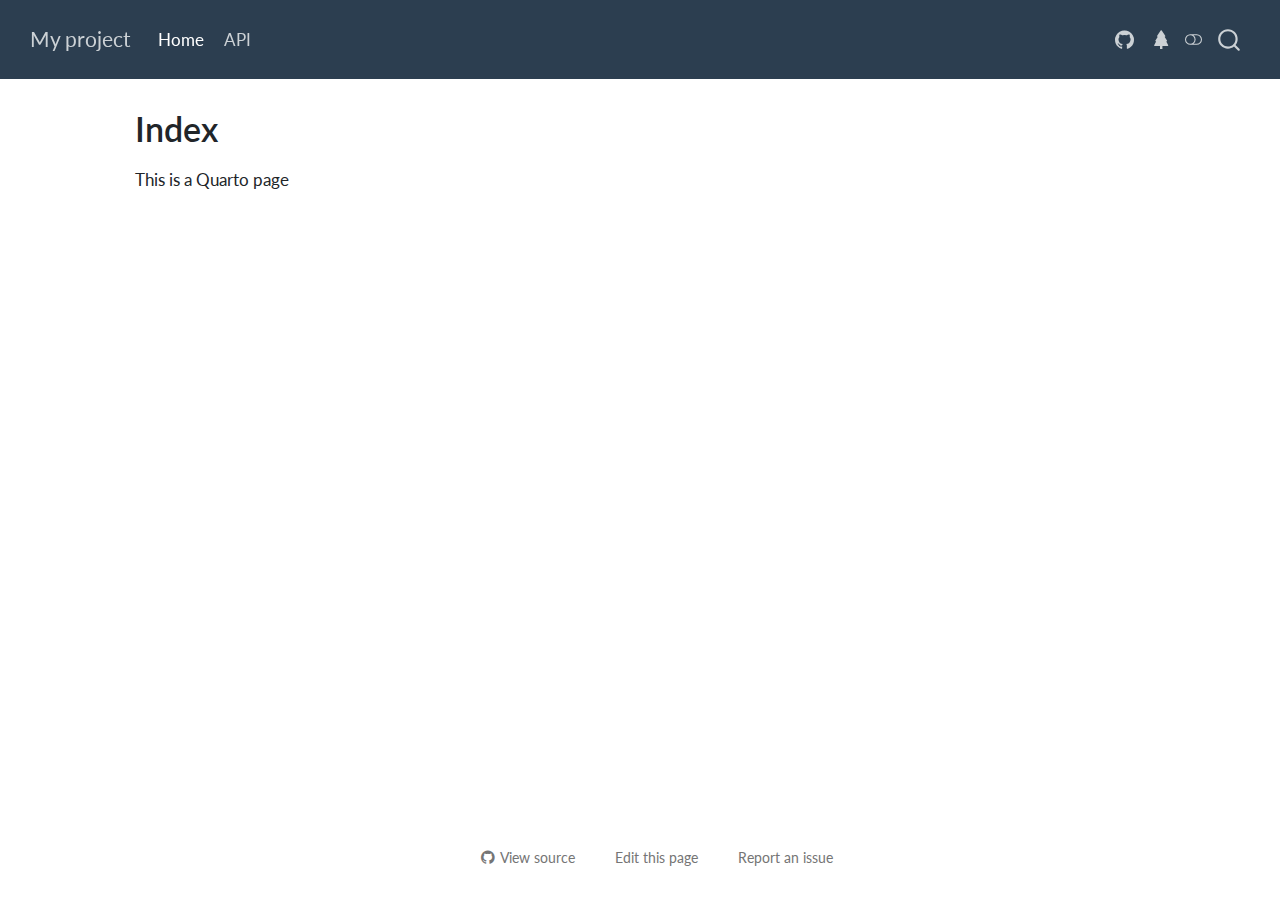
<file: index.html>
<!DOCTYPE html>
<html xmlns="http://www.w3.org/1999/xhtml" lang="en" xml:lang="en"><head>

<meta charset="utf-8">
<meta name="generator" content="quarto-1.4.550">

<meta name="viewport" content="width=device-width, initial-scale=1.0, user-scalable=yes">


<title>My project - Index</title>
<style>
code{white-space: pre-wrap;}
span.smallcaps{font-variant: small-caps;}
div.columns{display: flex; gap: min(4vw, 1.5em);}
div.column{flex: auto; overflow-x: auto;}
div.hanging-indent{margin-left: 1.5em; text-indent: -1.5em;}
ul.task-list{list-style: none;}
ul.task-list li input[type="checkbox"] {
  width: 0.8em;
  margin: 0 0.8em 0.2em -1em; /* quarto-specific, see https://github.com/quarto-dev/quarto-cli/issues/4556 */ 
  vertical-align: middle;
}
</style>


<script src="site_libs/quarto-nav/quarto-nav.js"></script>
<script src="site_libs/quarto-nav/headroom.min.js"></script>
<script src="site_libs/clipboard/clipboard.min.js"></script>
<script src="site_libs/quarto-search/autocomplete.umd.js"></script>
<script src="site_libs/quarto-search/fuse.min.js"></script>
<script src="site_libs/quarto-search/quarto-search.js"></script>
<meta name="quarto:offset" content="./">
<script src="site_libs/quarto-html/quarto.js"></script>
<script src="site_libs/quarto-html/popper.min.js"></script>
<script src="site_libs/quarto-html/tippy.umd.min.js"></script>
<script src="site_libs/quarto-html/anchor.min.js"></script>
<link href="site_libs/quarto-html/tippy.css" rel="stylesheet">
<link href="site_libs/quarto-html/quarto-syntax-highlighting.css" rel="stylesheet" class="quarto-color-scheme" id="quarto-text-highlighting-styles">
<link href="site_libs/quarto-html/quarto-syntax-highlighting-dark.css" rel="prefetch" class="quarto-color-scheme quarto-color-alternate" id="quarto-text-highlighting-styles">
<script src="site_libs/bootstrap/bootstrap.min.js"></script>
<link href="site_libs/bootstrap/bootstrap-icons.css" rel="stylesheet">
<link href="site_libs/bootstrap/bootstrap.min.css" rel="stylesheet" class="quarto-color-scheme" id="quarto-bootstrap" data-mode="light">
<link href="site_libs/bootstrap/bootstrap-dark.min.css" rel="prefetch" class="quarto-color-scheme quarto-color-alternate" id="quarto-bootstrap" data-mode="dark">
<script id="quarto-search-options" type="application/json">{
  "location": "navbar",
  "copy-button": false,
  "collapse-after": 3,
  "panel-placement": "end",
  "type": "overlay",
  "limit": 50,
  "keyboard-shortcut": [
    "f",
    "/",
    "s"
  ],
  "show-item-context": false,
  "language": {
    "search-no-results-text": "No results",
    "search-matching-documents-text": "matching documents",
    "search-copy-link-title": "Copy link to search",
    "search-hide-matches-text": "Hide additional matches",
    "search-more-match-text": "more match in this document",
    "search-more-matches-text": "more matches in this document",
    "search-clear-button-title": "Clear",
    "search-text-placeholder": "",
    "search-detached-cancel-button-title": "Cancel",
    "search-submit-button-title": "Submit",
    "search-label": "Search"
  }
}</script>


<link rel="stylesheet" href="reference/_styles-quartodoc.css">
</head>

<body class="nav-fixed">

<div id="quarto-search-results"></div>
  <header id="quarto-header" class="headroom fixed-top">
    <nav class="navbar navbar-expand-lg " data-bs-theme="dark">
      <div class="navbar-container container-fluid">
      <div class="navbar-brand-container mx-auto">
    <a class="navbar-brand" href="./index.html">
    <span class="navbar-title">My project</span>
    </a>
  </div>
            <div id="quarto-search" class="" title="Search"></div>
          <button class="navbar-toggler" type="button" data-bs-toggle="collapse" data-bs-target="#navbarCollapse" aria-controls="navbarCollapse" aria-expanded="false" aria-label="Toggle navigation" onclick="if (window.quartoToggleHeadroom) { window.quartoToggleHeadroom(); }">
  <span class="navbar-toggler-icon"></span>
</button>
          <div class="collapse navbar-collapse" id="navbarCollapse">
            <ul class="navbar-nav navbar-nav-scroll me-auto">
  <li class="nav-item">
    <a class="nav-link active" href="./index.html" aria-current="page"> 
<span class="menu-text">Home</span></a>
  </li>  
  <li class="nav-item">
    <a class="nav-link" href="./reference/index.html"> 
<span class="menu-text">API</span></a>
  </li>  
</ul>
            <ul class="navbar-nav navbar-nav-scroll ms-auto">
  <li class="nav-item compact">
    <a class="nav-link" href="https://github.com/NW-PaGe/repo-name"> <i class="bi bi-github" role="img" aria-label="GitHub">
</i> 
<span class="menu-text"></span></a>
  </li>  
  <li class="nav-item compact">
    <a class="nav-link" href="https://nwpage.org/"> <i class="bi bi-tree-fill" role="img" aria-label="NW-PaGe">
</i> 
<span class="menu-text"></span></a>
  </li>  
</ul>
          </div> <!-- /navcollapse -->
          <div class="quarto-navbar-tools">
  <a href="" class="quarto-color-scheme-toggle quarto-navigation-tool  px-1" onclick="window.quartoToggleColorScheme(); return false;" title="Toggle dark mode"><i class="bi"></i></a>
</div>
      </div> <!-- /container-fluid -->
    </nav>
</header>
<!-- content -->
<div id="quarto-content" class="quarto-container page-columns page-rows-contents page-layout-article page-navbar">
<!-- sidebar -->
<!-- margin-sidebar -->
    <div id="quarto-margin-sidebar" class="sidebar margin-sidebar">
        
    </div>
<!-- main -->
<main class="content" id="quarto-document-content">

<header id="title-block-header" class="quarto-title-block default">
<div class="quarto-title">
<h1 class="title">Index</h1>
</div>



<div class="quarto-title-meta">

    
  
    
  </div>
  


</header>


<p>This is a Quarto page</p>



</main> <!-- /main -->
<script id="quarto-html-after-body" type="application/javascript">
window.document.addEventListener("DOMContentLoaded", function (event) {
  const toggleBodyColorMode = (bsSheetEl) => {
    const mode = bsSheetEl.getAttribute("data-mode");
    const bodyEl = window.document.querySelector("body");
    if (mode === "dark") {
      bodyEl.classList.add("quarto-dark");
      bodyEl.classList.remove("quarto-light");
    } else {
      bodyEl.classList.add("quarto-light");
      bodyEl.classList.remove("quarto-dark");
    }
  }
  const toggleBodyColorPrimary = () => {
    const bsSheetEl = window.document.querySelector("link#quarto-bootstrap");
    if (bsSheetEl) {
      toggleBodyColorMode(bsSheetEl);
    }
  }
  toggleBodyColorPrimary();  
  const disableStylesheet = (stylesheets) => {
    for (let i=0; i < stylesheets.length; i++) {
      const stylesheet = stylesheets[i];
      stylesheet.rel = 'prefetch';
    }
  }
  const enableStylesheet = (stylesheets) => {
    for (let i=0; i < stylesheets.length; i++) {
      const stylesheet = stylesheets[i];
      stylesheet.rel = 'stylesheet';
    }
  }
  const manageTransitions = (selector, allowTransitions) => {
    const els = window.document.querySelectorAll(selector);
    for (let i=0; i < els.length; i++) {
      const el = els[i];
      if (allowTransitions) {
        el.classList.remove('notransition');
      } else {
        el.classList.add('notransition');
      }
    }
  }
  const toggleGiscusIfUsed = (isAlternate, darkModeDefault) => {
    const baseTheme = document.querySelector('#giscus-base-theme')?.value ?? 'light';
    const alternateTheme = document.querySelector('#giscus-alt-theme')?.value ?? 'dark';
    let newTheme = '';
    if(darkModeDefault) {
      newTheme = isAlternate ? baseTheme : alternateTheme;
    } else {
      newTheme = isAlternate ? alternateTheme : baseTheme;
    }
    const changeGiscusTheme = () => {
      // From: https://github.com/giscus/giscus/issues/336
      const sendMessage = (message) => {
        const iframe = document.querySelector('iframe.giscus-frame');
        if (!iframe) return;
        iframe.contentWindow.postMessage({ giscus: message }, 'https://giscus.app');
      }
      sendMessage({
        setConfig: {
          theme: newTheme
        }
      });
    }
    const isGiscussLoaded = window.document.querySelector('iframe.giscus-frame') !== null;
    if (isGiscussLoaded) {
      changeGiscusTheme();
    }
  }
  const toggleColorMode = (alternate) => {
    // Switch the stylesheets
    const alternateStylesheets = window.document.querySelectorAll('link.quarto-color-scheme.quarto-color-alternate');
    manageTransitions('#quarto-margin-sidebar .nav-link', false);
    if (alternate) {
      enableStylesheet(alternateStylesheets);
      for (const sheetNode of alternateStylesheets) {
        if (sheetNode.id === "quarto-bootstrap") {
          toggleBodyColorMode(sheetNode);
        }
      }
    } else {
      disableStylesheet(alternateStylesheets);
      toggleBodyColorPrimary();
    }
    manageTransitions('#quarto-margin-sidebar .nav-link', true);
    // Switch the toggles
    const toggles = window.document.querySelectorAll('.quarto-color-scheme-toggle');
    for (let i=0; i < toggles.length; i++) {
      const toggle = toggles[i];
      if (toggle) {
        if (alternate) {
          toggle.classList.add("alternate");     
        } else {
          toggle.classList.remove("alternate");
        }
      }
    }
    // Hack to workaround the fact that safari doesn't
    // properly recolor the scrollbar when toggling (#1455)
    if (navigator.userAgent.indexOf('Safari') > 0 && navigator.userAgent.indexOf('Chrome') == -1) {
      manageTransitions("body", false);
      window.scrollTo(0, 1);
      setTimeout(() => {
        window.scrollTo(0, 0);
        manageTransitions("body", true);
      }, 40);  
    }
  }
  const isFileUrl = () => { 
    return window.location.protocol === 'file:';
  }
  const hasAlternateSentinel = () => {  
    let styleSentinel = getColorSchemeSentinel();
    if (styleSentinel !== null) {
      return styleSentinel === "alternate";
    } else {
      return false;
    }
  }
  const setStyleSentinel = (alternate) => {
    const value = alternate ? "alternate" : "default";
    if (!isFileUrl()) {
      window.localStorage.setItem("quarto-color-scheme", value);
    } else {
      localAlternateSentinel = value;
    }
  }
  const getColorSchemeSentinel = () => {
    if (!isFileUrl()) {
      const storageValue = window.localStorage.getItem("quarto-color-scheme");
      return storageValue != null ? storageValue : localAlternateSentinel;
    } else {
      return localAlternateSentinel;
    }
  }
  const darkModeDefault = false;
  let localAlternateSentinel = darkModeDefault ? 'alternate' : 'default';
  // Dark / light mode switch
  window.quartoToggleColorScheme = () => {
    // Read the current dark / light value 
    let toAlternate = !hasAlternateSentinel();
    toggleColorMode(toAlternate);
    setStyleSentinel(toAlternate);
    toggleGiscusIfUsed(toAlternate, darkModeDefault);
  };
  // Ensure there is a toggle, if there isn't float one in the top right
  if (window.document.querySelector('.quarto-color-scheme-toggle') === null) {
    const a = window.document.createElement('a');
    a.classList.add('top-right');
    a.classList.add('quarto-color-scheme-toggle');
    a.href = "";
    a.onclick = function() { try { window.quartoToggleColorScheme(); } catch {} return false; };
    const i = window.document.createElement("i");
    i.classList.add('bi');
    a.appendChild(i);
    window.document.body.appendChild(a);
  }
  // Switch to dark mode if need be
  if (hasAlternateSentinel()) {
    toggleColorMode(true);
  } else {
    toggleColorMode(false);
  }
  const icon = "";
  const anchorJS = new window.AnchorJS();
  anchorJS.options = {
    placement: 'right',
    icon: icon
  };
  anchorJS.add('.anchored');
  const isCodeAnnotation = (el) => {
    for (const clz of el.classList) {
      if (clz.startsWith('code-annotation-')) {                     
        return true;
      }
    }
    return false;
  }
  const clipboard = new window.ClipboardJS('.code-copy-button', {
    text: function(trigger) {
      const codeEl = trigger.previousElementSibling.cloneNode(true);
      for (const childEl of codeEl.children) {
        if (isCodeAnnotation(childEl)) {
          childEl.remove();
        }
      }
      return codeEl.innerText;
    }
  });
  clipboard.on('success', function(e) {
    // button target
    const button = e.trigger;
    // don't keep focus
    button.blur();
    // flash "checked"
    button.classList.add('code-copy-button-checked');
    var currentTitle = button.getAttribute("title");
    button.setAttribute("title", "Copied!");
    let tooltip;
    if (window.bootstrap) {
      button.setAttribute("data-bs-toggle", "tooltip");
      button.setAttribute("data-bs-placement", "left");
      button.setAttribute("data-bs-title", "Copied!");
      tooltip = new bootstrap.Tooltip(button, 
        { trigger: "manual", 
          customClass: "code-copy-button-tooltip",
          offset: [0, -8]});
      tooltip.show();    
    }
    setTimeout(function() {
      if (tooltip) {
        tooltip.hide();
        button.removeAttribute("data-bs-title");
        button.removeAttribute("data-bs-toggle");
        button.removeAttribute("data-bs-placement");
      }
      button.setAttribute("title", currentTitle);
      button.classList.remove('code-copy-button-checked');
    }, 1000);
    // clear code selection
    e.clearSelection();
  });
  function tippyHover(el, contentFn, onTriggerFn, onUntriggerFn) {
    const config = {
      allowHTML: true,
      maxWidth: 500,
      delay: 100,
      arrow: false,
      appendTo: function(el) {
          return el.parentElement;
      },
      interactive: true,
      interactiveBorder: 10,
      theme: 'quarto',
      placement: 'bottom-start',
    };
    if (contentFn) {
      config.content = contentFn;
    }
    if (onTriggerFn) {
      config.onTrigger = onTriggerFn;
    }
    if (onUntriggerFn) {
      config.onUntrigger = onUntriggerFn;
    }
    window.tippy(el, config); 
  }
  const noterefs = window.document.querySelectorAll('a[role="doc-noteref"]');
  for (var i=0; i<noterefs.length; i++) {
    const ref = noterefs[i];
    tippyHover(ref, function() {
      // use id or data attribute instead here
      let href = ref.getAttribute('data-footnote-href') || ref.getAttribute('href');
      try { href = new URL(href).hash; } catch {}
      const id = href.replace(/^#\/?/, "");
      const note = window.document.getElementById(id);
      return note.innerHTML;
    });
  }
  const xrefs = window.document.querySelectorAll('a.quarto-xref');
  const processXRef = (id, note) => {
    // Strip column container classes
    const stripColumnClz = (el) => {
      el.classList.remove("page-full", "page-columns");
      if (el.children) {
        for (const child of el.children) {
          stripColumnClz(child);
        }
      }
    }
    stripColumnClz(note)
    if (id === null || id.startsWith('sec-')) {
      // Special case sections, only their first couple elements
      const container = document.createElement("div");
      if (note.children && note.children.length > 2) {
        container.appendChild(note.children[0].cloneNode(true));
        for (let i = 1; i < note.children.length; i++) {
          const child = note.children[i];
          if (child.tagName === "P" && child.innerText === "") {
            continue;
          } else {
            container.appendChild(child.cloneNode(true));
            break;
          }
        }
        if (window.Quarto?.typesetMath) {
          window.Quarto.typesetMath(container);
        }
        return container.innerHTML
      } else {
        if (window.Quarto?.typesetMath) {
          window.Quarto.typesetMath(note);
        }
        return note.innerHTML;
      }
    } else {
      // Remove any anchor links if they are present
      const anchorLink = note.querySelector('a.anchorjs-link');
      if (anchorLink) {
        anchorLink.remove();
      }
      if (window.Quarto?.typesetMath) {
        window.Quarto.typesetMath(note);
      }
      // TODO in 1.5, we should make sure this works without a callout special case
      if (note.classList.contains("callout")) {
        return note.outerHTML;
      } else {
        return note.innerHTML;
      }
    }
  }
  for (var i=0; i<xrefs.length; i++) {
    const xref = xrefs[i];
    tippyHover(xref, undefined, function(instance) {
      instance.disable();
      let url = xref.getAttribute('href');
      let hash = undefined; 
      if (url.startsWith('#')) {
        hash = url;
      } else {
        try { hash = new URL(url).hash; } catch {}
      }
      if (hash) {
        const id = hash.replace(/^#\/?/, "");
        const note = window.document.getElementById(id);
        if (note !== null) {
          try {
            const html = processXRef(id, note.cloneNode(true));
            instance.setContent(html);
          } finally {
            instance.enable();
            instance.show();
          }
        } else {
          // See if we can fetch this
          fetch(url.split('#')[0])
          .then(res => res.text())
          .then(html => {
            const parser = new DOMParser();
            const htmlDoc = parser.parseFromString(html, "text/html");
            const note = htmlDoc.getElementById(id);
            if (note !== null) {
              const html = processXRef(id, note);
              instance.setContent(html);
            } 
          }).finally(() => {
            instance.enable();
            instance.show();
          });
        }
      } else {
        // See if we can fetch a full url (with no hash to target)
        // This is a special case and we should probably do some content thinning / targeting
        fetch(url)
        .then(res => res.text())
        .then(html => {
          const parser = new DOMParser();
          const htmlDoc = parser.parseFromString(html, "text/html");
          const note = htmlDoc.querySelector('main.content');
          if (note !== null) {
            // This should only happen for chapter cross references
            // (since there is no id in the URL)
            // remove the first header
            if (note.children.length > 0 && note.children[0].tagName === "HEADER") {
              note.children[0].remove();
            }
            const html = processXRef(null, note);
            instance.setContent(html);
          } 
        }).finally(() => {
          instance.enable();
          instance.show();
        });
      }
    }, function(instance) {
    });
  }
      let selectedAnnoteEl;
      const selectorForAnnotation = ( cell, annotation) => {
        let cellAttr = 'data-code-cell="' + cell + '"';
        let lineAttr = 'data-code-annotation="' +  annotation + '"';
        const selector = 'span[' + cellAttr + '][' + lineAttr + ']';
        return selector;
      }
      const selectCodeLines = (annoteEl) => {
        const doc = window.document;
        const targetCell = annoteEl.getAttribute("data-target-cell");
        const targetAnnotation = annoteEl.getAttribute("data-target-annotation");
        const annoteSpan = window.document.querySelector(selectorForAnnotation(targetCell, targetAnnotation));
        const lines = annoteSpan.getAttribute("data-code-lines").split(",");
        const lineIds = lines.map((line) => {
          return targetCell + "-" + line;
        })
        let top = null;
        let height = null;
        let parent = null;
        if (lineIds.length > 0) {
            //compute the position of the single el (top and bottom and make a div)
            const el = window.document.getElementById(lineIds[0]);
            top = el.offsetTop;
            height = el.offsetHeight;
            parent = el.parentElement.parentElement;
          if (lineIds.length > 1) {
            const lastEl = window.document.getElementById(lineIds[lineIds.length - 1]);
            const bottom = lastEl.offsetTop + lastEl.offsetHeight;
            height = bottom - top;
          }
          if (top !== null && height !== null && parent !== null) {
            // cook up a div (if necessary) and position it 
            let div = window.document.getElementById("code-annotation-line-highlight");
            if (div === null) {
              div = window.document.createElement("div");
              div.setAttribute("id", "code-annotation-line-highlight");
              div.style.position = 'absolute';
              parent.appendChild(div);
            }
            div.style.top = top - 2 + "px";
            div.style.height = height + 4 + "px";
            div.style.left = 0;
            let gutterDiv = window.document.getElementById("code-annotation-line-highlight-gutter");
            if (gutterDiv === null) {
              gutterDiv = window.document.createElement("div");
              gutterDiv.setAttribute("id", "code-annotation-line-highlight-gutter");
              gutterDiv.style.position = 'absolute';
              const codeCell = window.document.getElementById(targetCell);
              const gutter = codeCell.querySelector('.code-annotation-gutter');
              gutter.appendChild(gutterDiv);
            }
            gutterDiv.style.top = top - 2 + "px";
            gutterDiv.style.height = height + 4 + "px";
          }
          selectedAnnoteEl = annoteEl;
        }
      };
      const unselectCodeLines = () => {
        const elementsIds = ["code-annotation-line-highlight", "code-annotation-line-highlight-gutter"];
        elementsIds.forEach((elId) => {
          const div = window.document.getElementById(elId);
          if (div) {
            div.remove();
          }
        });
        selectedAnnoteEl = undefined;
      };
        // Handle positioning of the toggle
    window.addEventListener(
      "resize",
      throttle(() => {
        elRect = undefined;
        if (selectedAnnoteEl) {
          selectCodeLines(selectedAnnoteEl);
        }
      }, 10)
    );
    function throttle(fn, ms) {
    let throttle = false;
    let timer;
      return (...args) => {
        if(!throttle) { // first call gets through
            fn.apply(this, args);
            throttle = true;
        } else { // all the others get throttled
            if(timer) clearTimeout(timer); // cancel #2
            timer = setTimeout(() => {
              fn.apply(this, args);
              timer = throttle = false;
            }, ms);
        }
      };
    }
      // Attach click handler to the DT
      const annoteDls = window.document.querySelectorAll('dt[data-target-cell]');
      for (const annoteDlNode of annoteDls) {
        annoteDlNode.addEventListener('click', (event) => {
          const clickedEl = event.target;
          if (clickedEl !== selectedAnnoteEl) {
            unselectCodeLines();
            const activeEl = window.document.querySelector('dt[data-target-cell].code-annotation-active');
            if (activeEl) {
              activeEl.classList.remove('code-annotation-active');
            }
            selectCodeLines(clickedEl);
            clickedEl.classList.add('code-annotation-active');
          } else {
            // Unselect the line
            unselectCodeLines();
            clickedEl.classList.remove('code-annotation-active');
          }
        });
      }
  const findCites = (el) => {
    const parentEl = el.parentElement;
    if (parentEl) {
      const cites = parentEl.dataset.cites;
      if (cites) {
        return {
          el,
          cites: cites.split(' ')
        };
      } else {
        return findCites(el.parentElement)
      }
    } else {
      return undefined;
    }
  };
  var bibliorefs = window.document.querySelectorAll('a[role="doc-biblioref"]');
  for (var i=0; i<bibliorefs.length; i++) {
    const ref = bibliorefs[i];
    const citeInfo = findCites(ref);
    if (citeInfo) {
      tippyHover(citeInfo.el, function() {
        var popup = window.document.createElement('div');
        citeInfo.cites.forEach(function(cite) {
          var citeDiv = window.document.createElement('div');
          citeDiv.classList.add('hanging-indent');
          citeDiv.classList.add('csl-entry');
          var biblioDiv = window.document.getElementById('ref-' + cite);
          if (biblioDiv) {
            citeDiv.innerHTML = biblioDiv.innerHTML;
          }
          popup.appendChild(citeDiv);
        });
        return popup.innerHTML;
      });
    }
  }
});
</script>
</div> <!-- /content -->




<footer class="footer"><div class="nav-footer"><div class="nav-footer-center"><div class="toc-actions"><ul><li><a href="https://github.com/NW-PaGe/repo-name/blob/main/index.qmd" class="toc-action"><i class="bi bi-github"></i>View source</a></li><li><a href="https://github.com/NW-PaGe/repo-name/edit/main/index.qmd" class="toc-action"><i class="bi empty"></i>Edit this page</a></li><li><a href="https://github.com/NW-PaGe/repo-name/issues/new" class="toc-action"><i class="bi empty"></i>Report an issue</a></li></ul></div></div></div></footer></body></html>
</file>
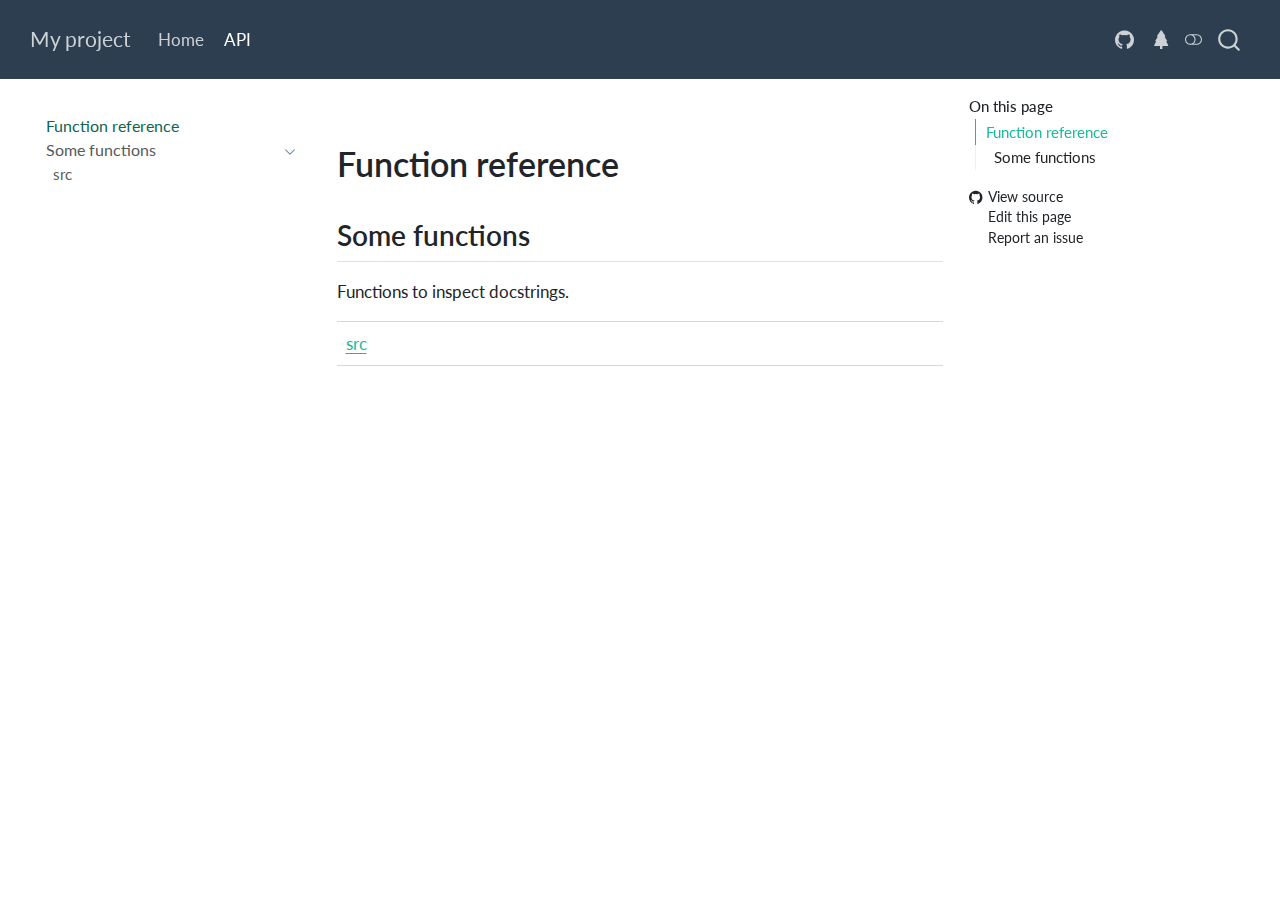
<file: reference/index.html>
<!DOCTYPE html>
<html xmlns="http://www.w3.org/1999/xhtml" lang="en" xml:lang="en"><head>

<meta charset="utf-8">
<meta name="generator" content="quarto-1.4.550">

<meta name="viewport" content="width=device-width, initial-scale=1.0, user-scalable=yes">


<title>My project</title>
<style>
code{white-space: pre-wrap;}
span.smallcaps{font-variant: small-caps;}
div.columns{display: flex; gap: min(4vw, 1.5em);}
div.column{flex: auto; overflow-x: auto;}
div.hanging-indent{margin-left: 1.5em; text-indent: -1.5em;}
ul.task-list{list-style: none;}
ul.task-list li input[type="checkbox"] {
  width: 0.8em;
  margin: 0 0.8em 0.2em -1em; /* quarto-specific, see https://github.com/quarto-dev/quarto-cli/issues/4556 */ 
  vertical-align: middle;
}
</style>


<script src="../site_libs/quarto-nav/quarto-nav.js"></script>
<script src="../site_libs/quarto-nav/headroom.min.js"></script>
<script src="../site_libs/clipboard/clipboard.min.js"></script>
<script src="../site_libs/quarto-search/autocomplete.umd.js"></script>
<script src="../site_libs/quarto-search/fuse.min.js"></script>
<script src="../site_libs/quarto-search/quarto-search.js"></script>
<meta name="quarto:offset" content="../">
<script src="../site_libs/quarto-html/quarto.js"></script>
<script src="../site_libs/quarto-html/popper.min.js"></script>
<script src="../site_libs/quarto-html/tippy.umd.min.js"></script>
<script src="../site_libs/quarto-html/anchor.min.js"></script>
<link href="../site_libs/quarto-html/tippy.css" rel="stylesheet">
<link href="../site_libs/quarto-html/quarto-syntax-highlighting.css" rel="stylesheet" class="quarto-color-scheme" id="quarto-text-highlighting-styles">
<link href="../site_libs/quarto-html/quarto-syntax-highlighting-dark.css" rel="prefetch" class="quarto-color-scheme quarto-color-alternate" id="quarto-text-highlighting-styles">
<script src="../site_libs/bootstrap/bootstrap.min.js"></script>
<link href="../site_libs/bootstrap/bootstrap-icons.css" rel="stylesheet">
<link href="../site_libs/bootstrap/bootstrap.min.css" rel="stylesheet" class="quarto-color-scheme" id="quarto-bootstrap" data-mode="light">
<link href="../site_libs/bootstrap/bootstrap-dark.min.css" rel="prefetch" class="quarto-color-scheme quarto-color-alternate" id="quarto-bootstrap" data-mode="dark">
<script id="quarto-search-options" type="application/json">{
  "location": "navbar",
  "copy-button": false,
  "collapse-after": 3,
  "panel-placement": "end",
  "type": "overlay",
  "limit": 50,
  "keyboard-shortcut": [
    "f",
    "/",
    "s"
  ],
  "show-item-context": false,
  "language": {
    "search-no-results-text": "No results",
    "search-matching-documents-text": "matching documents",
    "search-copy-link-title": "Copy link to search",
    "search-hide-matches-text": "Hide additional matches",
    "search-more-match-text": "more match in this document",
    "search-more-matches-text": "more matches in this document",
    "search-clear-button-title": "Clear",
    "search-text-placeholder": "",
    "search-detached-cancel-button-title": "Cancel",
    "search-submit-button-title": "Submit",
    "search-label": "Search"
  }
}</script>


<link rel="stylesheet" href="../reference/_styles-quartodoc.css">
</head>

<body class="nav-sidebar floating nav-fixed">

<div id="quarto-search-results"></div>
  <header id="quarto-header" class="headroom fixed-top">
    <nav class="navbar navbar-expand-lg " data-bs-theme="dark">
      <div class="navbar-container container-fluid">
      <div class="navbar-brand-container mx-auto">
    <a class="navbar-brand" href="../index.html">
    <span class="navbar-title">My project</span>
    </a>
  </div>
            <div id="quarto-search" class="" title="Search"></div>
          <button class="navbar-toggler" type="button" data-bs-toggle="collapse" data-bs-target="#navbarCollapse" aria-controls="navbarCollapse" aria-expanded="false" aria-label="Toggle navigation" onclick="if (window.quartoToggleHeadroom) { window.quartoToggleHeadroom(); }">
  <span class="navbar-toggler-icon"></span>
</button>
          <div class="collapse navbar-collapse" id="navbarCollapse">
            <ul class="navbar-nav navbar-nav-scroll me-auto">
  <li class="nav-item">
    <a class="nav-link" href="../index.html"> 
<span class="menu-text">Home</span></a>
  </li>  
  <li class="nav-item">
    <a class="nav-link active" href="../reference/index.html" aria-current="page"> 
<span class="menu-text">API</span></a>
  </li>  
</ul>
            <ul class="navbar-nav navbar-nav-scroll ms-auto">
  <li class="nav-item compact">
    <a class="nav-link" href="https://github.com/NW-PaGe/repo-name"> <i class="bi bi-github" role="img" aria-label="GitHub">
</i> 
<span class="menu-text"></span></a>
  </li>  
  <li class="nav-item compact">
    <a class="nav-link" href="https://nwpage.org/"> <i class="bi bi-tree-fill" role="img" aria-label="NW-PaGe">
</i> 
<span class="menu-text"></span></a>
  </li>  
</ul>
          </div> <!-- /navcollapse -->
          <div class="quarto-navbar-tools">
  <a href="" class="quarto-color-scheme-toggle quarto-navigation-tool  px-1" onclick="window.quartoToggleColorScheme(); return false;" title="Toggle dark mode"><i class="bi"></i></a>
</div>
      </div> <!-- /container-fluid -->
    </nav>
  <nav class="quarto-secondary-nav">
    <div class="container-fluid d-flex">
      <button type="button" class="quarto-btn-toggle btn" data-bs-toggle="collapse" data-bs-target=".quarto-sidebar-collapse-item" aria-controls="quarto-sidebar" aria-expanded="false" aria-label="Toggle sidebar navigation" onclick="if (window.quartoToggleHeadroom) { window.quartoToggleHeadroom(); }">
        <i class="bi bi-layout-text-sidebar-reverse"></i>
      </button>
        <nav class="quarto-page-breadcrumbs" aria-label="breadcrumb"><ol class="breadcrumb"><li class="breadcrumb-item"><a href="../reference/index.html">Function reference</a></li></ol></nav>
        <a class="flex-grow-1" role="button" data-bs-toggle="collapse" data-bs-target=".quarto-sidebar-collapse-item" aria-controls="quarto-sidebar" aria-expanded="false" aria-label="Toggle sidebar navigation" onclick="if (window.quartoToggleHeadroom) { window.quartoToggleHeadroom(); }">      
        </a>
    </div>
  </nav>
</header>
<!-- content -->
<div id="quarto-content" class="quarto-container page-columns page-rows-contents page-layout-article page-navbar">
<!-- sidebar -->
  <nav id="quarto-sidebar" class="sidebar collapse collapse-horizontal quarto-sidebar-collapse-item sidebar-navigation floating overflow-auto">
    <div class="sidebar-menu-container"> 
    <ul class="list-unstyled mt-1">
        <li class="sidebar-item">
  <div class="sidebar-item-container"> 
  <a href="../reference/index.html" class="sidebar-item-text sidebar-link active">
 <span class="menu-text">Function reference</span></a>
  </div>
</li>
        <li class="sidebar-item sidebar-item-section">
      <div class="sidebar-item-container"> 
            <a class="sidebar-item-text sidebar-link text-start" data-bs-toggle="collapse" data-bs-target="#quarto-sidebar-section-1" aria-expanded="true">
 <span class="menu-text">Some functions</span></a>
          <a class="sidebar-item-toggle text-start" data-bs-toggle="collapse" data-bs-target="#quarto-sidebar-section-1" aria-expanded="true" aria-label="Toggle section">
            <i class="bi bi-chevron-right ms-2"></i>
          </a> 
      </div>
      <ul id="quarto-sidebar-section-1" class="collapse list-unstyled sidebar-section depth1 show">  
          <li class="sidebar-item">
  <div class="sidebar-item-container"> 
  <a href="../reference/src.html" class="sidebar-item-text sidebar-link">
 <span class="menu-text">src</span></a>
  </div>
</li>
      </ul>
  </li>
    </ul>
    </div>
</nav>
<div id="quarto-sidebar-glass" class="quarto-sidebar-collapse-item" data-bs-toggle="collapse" data-bs-target=".quarto-sidebar-collapse-item"></div>
<!-- margin-sidebar -->
    <div id="quarto-margin-sidebar" class="sidebar margin-sidebar">
        <nav id="TOC" role="doc-toc" class="toc-active">
    <h2 id="toc-title">On this page</h2>
   
  <ul>
  <li><a href="#function-reference" id="toc-function-reference" class="nav-link active" data-scroll-target="#function-reference">Function reference</a>
  <ul class="collapse">
  <li><a href="#some-functions" id="toc-some-functions" class="nav-link" data-scroll-target="#some-functions">Some functions</a></li>
  </ul></li>
  </ul>
<div class="toc-actions"><ul><li><a href="https://github.com/NW-PaGe/repo-name/blob/main/reference/index.qmd" class="toc-action"><i class="bi bi-github"></i>View source</a></li><li><a href="https://github.com/NW-PaGe/repo-name/edit/main/reference/index.qmd" class="toc-action"><i class="bi empty"></i>Edit this page</a></li><li><a href="https://github.com/NW-PaGe/repo-name/issues/new" class="toc-action"><i class="bi empty"></i>Report an issue</a></li></ul></div></nav>
    </div>
<!-- main -->
<main class="content" id="quarto-document-content">




<section id="function-reference" class="level1 doc doc-index">
<h1 class="doc doc-index">Function reference</h1>
<section id="some-functions" class="level2">
<h2 class="anchored" data-anchor-id="some-functions">Some functions</h2>
<p>Functions to inspect docstrings.</p>
<table class="table">
<tbody>
<tr class="odd">
<td><a href="../reference/src.html#src">src</a></td>
<td></td>
</tr>
</tbody>
</table>


</section>
</section>

</main> <!-- /main -->
<script id="quarto-html-after-body" type="application/javascript">
window.document.addEventListener("DOMContentLoaded", function (event) {
  const toggleBodyColorMode = (bsSheetEl) => {
    const mode = bsSheetEl.getAttribute("data-mode");
    const bodyEl = window.document.querySelector("body");
    if (mode === "dark") {
      bodyEl.classList.add("quarto-dark");
      bodyEl.classList.remove("quarto-light");
    } else {
      bodyEl.classList.add("quarto-light");
      bodyEl.classList.remove("quarto-dark");
    }
  }
  const toggleBodyColorPrimary = () => {
    const bsSheetEl = window.document.querySelector("link#quarto-bootstrap");
    if (bsSheetEl) {
      toggleBodyColorMode(bsSheetEl);
    }
  }
  toggleBodyColorPrimary();  
  const disableStylesheet = (stylesheets) => {
    for (let i=0; i < stylesheets.length; i++) {
      const stylesheet = stylesheets[i];
      stylesheet.rel = 'prefetch';
    }
  }
  const enableStylesheet = (stylesheets) => {
    for (let i=0; i < stylesheets.length; i++) {
      const stylesheet = stylesheets[i];
      stylesheet.rel = 'stylesheet';
    }
  }
  const manageTransitions = (selector, allowTransitions) => {
    const els = window.document.querySelectorAll(selector);
    for (let i=0; i < els.length; i++) {
      const el = els[i];
      if (allowTransitions) {
        el.classList.remove('notransition');
      } else {
        el.classList.add('notransition');
      }
    }
  }
  const toggleGiscusIfUsed = (isAlternate, darkModeDefault) => {
    const baseTheme = document.querySelector('#giscus-base-theme')?.value ?? 'light';
    const alternateTheme = document.querySelector('#giscus-alt-theme')?.value ?? 'dark';
    let newTheme = '';
    if(darkModeDefault) {
      newTheme = isAlternate ? baseTheme : alternateTheme;
    } else {
      newTheme = isAlternate ? alternateTheme : baseTheme;
    }
    const changeGiscusTheme = () => {
      // From: https://github.com/giscus/giscus/issues/336
      const sendMessage = (message) => {
        const iframe = document.querySelector('iframe.giscus-frame');
        if (!iframe) return;
        iframe.contentWindow.postMessage({ giscus: message }, 'https://giscus.app');
      }
      sendMessage({
        setConfig: {
          theme: newTheme
        }
      });
    }
    const isGiscussLoaded = window.document.querySelector('iframe.giscus-frame') !== null;
    if (isGiscussLoaded) {
      changeGiscusTheme();
    }
  }
  const toggleColorMode = (alternate) => {
    // Switch the stylesheets
    const alternateStylesheets = window.document.querySelectorAll('link.quarto-color-scheme.quarto-color-alternate');
    manageTransitions('#quarto-margin-sidebar .nav-link', false);
    if (alternate) {
      enableStylesheet(alternateStylesheets);
      for (const sheetNode of alternateStylesheets) {
        if (sheetNode.id === "quarto-bootstrap") {
          toggleBodyColorMode(sheetNode);
        }
      }
    } else {
      disableStylesheet(alternateStylesheets);
      toggleBodyColorPrimary();
    }
    manageTransitions('#quarto-margin-sidebar .nav-link', true);
    // Switch the toggles
    const toggles = window.document.querySelectorAll('.quarto-color-scheme-toggle');
    for (let i=0; i < toggles.length; i++) {
      const toggle = toggles[i];
      if (toggle) {
        if (alternate) {
          toggle.classList.add("alternate");     
        } else {
          toggle.classList.remove("alternate");
        }
      }
    }
    // Hack to workaround the fact that safari doesn't
    // properly recolor the scrollbar when toggling (#1455)
    if (navigator.userAgent.indexOf('Safari') > 0 && navigator.userAgent.indexOf('Chrome') == -1) {
      manageTransitions("body", false);
      window.scrollTo(0, 1);
      setTimeout(() => {
        window.scrollTo(0, 0);
        manageTransitions("body", true);
      }, 40);  
    }
  }
  const isFileUrl = () => { 
    return window.location.protocol === 'file:';
  }
  const hasAlternateSentinel = () => {  
    let styleSentinel = getColorSchemeSentinel();
    if (styleSentinel !== null) {
      return styleSentinel === "alternate";
    } else {
      return false;
    }
  }
  const setStyleSentinel = (alternate) => {
    const value = alternate ? "alternate" : "default";
    if (!isFileUrl()) {
      window.localStorage.setItem("quarto-color-scheme", value);
    } else {
      localAlternateSentinel = value;
    }
  }
  const getColorSchemeSentinel = () => {
    if (!isFileUrl()) {
      const storageValue = window.localStorage.getItem("quarto-color-scheme");
      return storageValue != null ? storageValue : localAlternateSentinel;
    } else {
      return localAlternateSentinel;
    }
  }
  const darkModeDefault = false;
  let localAlternateSentinel = darkModeDefault ? 'alternate' : 'default';
  // Dark / light mode switch
  window.quartoToggleColorScheme = () => {
    // Read the current dark / light value 
    let toAlternate = !hasAlternateSentinel();
    toggleColorMode(toAlternate);
    setStyleSentinel(toAlternate);
    toggleGiscusIfUsed(toAlternate, darkModeDefault);
  };
  // Ensure there is a toggle, if there isn't float one in the top right
  if (window.document.querySelector('.quarto-color-scheme-toggle') === null) {
    const a = window.document.createElement('a');
    a.classList.add('top-right');
    a.classList.add('quarto-color-scheme-toggle');
    a.href = "";
    a.onclick = function() { try { window.quartoToggleColorScheme(); } catch {} return false; };
    const i = window.document.createElement("i");
    i.classList.add('bi');
    a.appendChild(i);
    window.document.body.appendChild(a);
  }
  // Switch to dark mode if need be
  if (hasAlternateSentinel()) {
    toggleColorMode(true);
  } else {
    toggleColorMode(false);
  }
  const icon = "";
  const anchorJS = new window.AnchorJS();
  anchorJS.options = {
    placement: 'right',
    icon: icon
  };
  anchorJS.add('.anchored');
  const isCodeAnnotation = (el) => {
    for (const clz of el.classList) {
      if (clz.startsWith('code-annotation-')) {                     
        return true;
      }
    }
    return false;
  }
  const clipboard = new window.ClipboardJS('.code-copy-button', {
    text: function(trigger) {
      const codeEl = trigger.previousElementSibling.cloneNode(true);
      for (const childEl of codeEl.children) {
        if (isCodeAnnotation(childEl)) {
          childEl.remove();
        }
      }
      return codeEl.innerText;
    }
  });
  clipboard.on('success', function(e) {
    // button target
    const button = e.trigger;
    // don't keep focus
    button.blur();
    // flash "checked"
    button.classList.add('code-copy-button-checked');
    var currentTitle = button.getAttribute("title");
    button.setAttribute("title", "Copied!");
    let tooltip;
    if (window.bootstrap) {
      button.setAttribute("data-bs-toggle", "tooltip");
      button.setAttribute("data-bs-placement", "left");
      button.setAttribute("data-bs-title", "Copied!");
      tooltip = new bootstrap.Tooltip(button, 
        { trigger: "manual", 
          customClass: "code-copy-button-tooltip",
          offset: [0, -8]});
      tooltip.show();    
    }
    setTimeout(function() {
      if (tooltip) {
        tooltip.hide();
        button.removeAttribute("data-bs-title");
        button.removeAttribute("data-bs-toggle");
        button.removeAttribute("data-bs-placement");
      }
      button.setAttribute("title", currentTitle);
      button.classList.remove('code-copy-button-checked');
    }, 1000);
    // clear code selection
    e.clearSelection();
  });
  function tippyHover(el, contentFn, onTriggerFn, onUntriggerFn) {
    const config = {
      allowHTML: true,
      maxWidth: 500,
      delay: 100,
      arrow: false,
      appendTo: function(el) {
          return el.parentElement;
      },
      interactive: true,
      interactiveBorder: 10,
      theme: 'quarto',
      placement: 'bottom-start',
    };
    if (contentFn) {
      config.content = contentFn;
    }
    if (onTriggerFn) {
      config.onTrigger = onTriggerFn;
    }
    if (onUntriggerFn) {
      config.onUntrigger = onUntriggerFn;
    }
    window.tippy(el, config); 
  }
  const noterefs = window.document.querySelectorAll('a[role="doc-noteref"]');
  for (var i=0; i<noterefs.length; i++) {
    const ref = noterefs[i];
    tippyHover(ref, function() {
      // use id or data attribute instead here
      let href = ref.getAttribute('data-footnote-href') || ref.getAttribute('href');
      try { href = new URL(href).hash; } catch {}
      const id = href.replace(/^#\/?/, "");
      const note = window.document.getElementById(id);
      return note.innerHTML;
    });
  }
  const xrefs = window.document.querySelectorAll('a.quarto-xref');
  const processXRef = (id, note) => {
    // Strip column container classes
    const stripColumnClz = (el) => {
      el.classList.remove("page-full", "page-columns");
      if (el.children) {
        for (const child of el.children) {
          stripColumnClz(child);
        }
      }
    }
    stripColumnClz(note)
    if (id === null || id.startsWith('sec-')) {
      // Special case sections, only their first couple elements
      const container = document.createElement("div");
      if (note.children && note.children.length > 2) {
        container.appendChild(note.children[0].cloneNode(true));
        for (let i = 1; i < note.children.length; i++) {
          const child = note.children[i];
          if (child.tagName === "P" && child.innerText === "") {
            continue;
          } else {
            container.appendChild(child.cloneNode(true));
            break;
          }
        }
        if (window.Quarto?.typesetMath) {
          window.Quarto.typesetMath(container);
        }
        return container.innerHTML
      } else {
        if (window.Quarto?.typesetMath) {
          window.Quarto.typesetMath(note);
        }
        return note.innerHTML;
      }
    } else {
      // Remove any anchor links if they are present
      const anchorLink = note.querySelector('a.anchorjs-link');
      if (anchorLink) {
        anchorLink.remove();
      }
      if (window.Quarto?.typesetMath) {
        window.Quarto.typesetMath(note);
      }
      // TODO in 1.5, we should make sure this works without a callout special case
      if (note.classList.contains("callout")) {
        return note.outerHTML;
      } else {
        return note.innerHTML;
      }
    }
  }
  for (var i=0; i<xrefs.length; i++) {
    const xref = xrefs[i];
    tippyHover(xref, undefined, function(instance) {
      instance.disable();
      let url = xref.getAttribute('href');
      let hash = undefined; 
      if (url.startsWith('#')) {
        hash = url;
      } else {
        try { hash = new URL(url).hash; } catch {}
      }
      if (hash) {
        const id = hash.replace(/^#\/?/, "");
        const note = window.document.getElementById(id);
        if (note !== null) {
          try {
            const html = processXRef(id, note.cloneNode(true));
            instance.setContent(html);
          } finally {
            instance.enable();
            instance.show();
          }
        } else {
          // See if we can fetch this
          fetch(url.split('#')[0])
          .then(res => res.text())
          .then(html => {
            const parser = new DOMParser();
            const htmlDoc = parser.parseFromString(html, "text/html");
            const note = htmlDoc.getElementById(id);
            if (note !== null) {
              const html = processXRef(id, note);
              instance.setContent(html);
            } 
          }).finally(() => {
            instance.enable();
            instance.show();
          });
        }
      } else {
        // See if we can fetch a full url (with no hash to target)
        // This is a special case and we should probably do some content thinning / targeting
        fetch(url)
        .then(res => res.text())
        .then(html => {
          const parser = new DOMParser();
          const htmlDoc = parser.parseFromString(html, "text/html");
          const note = htmlDoc.querySelector('main.content');
          if (note !== null) {
            // This should only happen for chapter cross references
            // (since there is no id in the URL)
            // remove the first header
            if (note.children.length > 0 && note.children[0].tagName === "HEADER") {
              note.children[0].remove();
            }
            const html = processXRef(null, note);
            instance.setContent(html);
          } 
        }).finally(() => {
          instance.enable();
          instance.show();
        });
      }
    }, function(instance) {
    });
  }
      let selectedAnnoteEl;
      const selectorForAnnotation = ( cell, annotation) => {
        let cellAttr = 'data-code-cell="' + cell + '"';
        let lineAttr = 'data-code-annotation="' +  annotation + '"';
        const selector = 'span[' + cellAttr + '][' + lineAttr + ']';
        return selector;
      }
      const selectCodeLines = (annoteEl) => {
        const doc = window.document;
        const targetCell = annoteEl.getAttribute("data-target-cell");
        const targetAnnotation = annoteEl.getAttribute("data-target-annotation");
        const annoteSpan = window.document.querySelector(selectorForAnnotation(targetCell, targetAnnotation));
        const lines = annoteSpan.getAttribute("data-code-lines").split(",");
        const lineIds = lines.map((line) => {
          return targetCell + "-" + line;
        })
        let top = null;
        let height = null;
        let parent = null;
        if (lineIds.length > 0) {
            //compute the position of the single el (top and bottom and make a div)
            const el = window.document.getElementById(lineIds[0]);
            top = el.offsetTop;
            height = el.offsetHeight;
            parent = el.parentElement.parentElement;
          if (lineIds.length > 1) {
            const lastEl = window.document.getElementById(lineIds[lineIds.length - 1]);
            const bottom = lastEl.offsetTop + lastEl.offsetHeight;
            height = bottom - top;
          }
          if (top !== null && height !== null && parent !== null) {
            // cook up a div (if necessary) and position it 
            let div = window.document.getElementById("code-annotation-line-highlight");
            if (div === null) {
              div = window.document.createElement("div");
              div.setAttribute("id", "code-annotation-line-highlight");
              div.style.position = 'absolute';
              parent.appendChild(div);
            }
            div.style.top = top - 2 + "px";
            div.style.height = height + 4 + "px";
            div.style.left = 0;
            let gutterDiv = window.document.getElementById("code-annotation-line-highlight-gutter");
            if (gutterDiv === null) {
              gutterDiv = window.document.createElement("div");
              gutterDiv.setAttribute("id", "code-annotation-line-highlight-gutter");
              gutterDiv.style.position = 'absolute';
              const codeCell = window.document.getElementById(targetCell);
              const gutter = codeCell.querySelector('.code-annotation-gutter');
              gutter.appendChild(gutterDiv);
            }
            gutterDiv.style.top = top - 2 + "px";
            gutterDiv.style.height = height + 4 + "px";
          }
          selectedAnnoteEl = annoteEl;
        }
      };
      const unselectCodeLines = () => {
        const elementsIds = ["code-annotation-line-highlight", "code-annotation-line-highlight-gutter"];
        elementsIds.forEach((elId) => {
          const div = window.document.getElementById(elId);
          if (div) {
            div.remove();
          }
        });
        selectedAnnoteEl = undefined;
      };
        // Handle positioning of the toggle
    window.addEventListener(
      "resize",
      throttle(() => {
        elRect = undefined;
        if (selectedAnnoteEl) {
          selectCodeLines(selectedAnnoteEl);
        }
      }, 10)
    );
    function throttle(fn, ms) {
    let throttle = false;
    let timer;
      return (...args) => {
        if(!throttle) { // first call gets through
            fn.apply(this, args);
            throttle = true;
        } else { // all the others get throttled
            if(timer) clearTimeout(timer); // cancel #2
            timer = setTimeout(() => {
              fn.apply(this, args);
              timer = throttle = false;
            }, ms);
        }
      };
    }
      // Attach click handler to the DT
      const annoteDls = window.document.querySelectorAll('dt[data-target-cell]');
      for (const annoteDlNode of annoteDls) {
        annoteDlNode.addEventListener('click', (event) => {
          const clickedEl = event.target;
          if (clickedEl !== selectedAnnoteEl) {
            unselectCodeLines();
            const activeEl = window.document.querySelector('dt[data-target-cell].code-annotation-active');
            if (activeEl) {
              activeEl.classList.remove('code-annotation-active');
            }
            selectCodeLines(clickedEl);
            clickedEl.classList.add('code-annotation-active');
          } else {
            // Unselect the line
            unselectCodeLines();
            clickedEl.classList.remove('code-annotation-active');
          }
        });
      }
  const findCites = (el) => {
    const parentEl = el.parentElement;
    if (parentEl) {
      const cites = parentEl.dataset.cites;
      if (cites) {
        return {
          el,
          cites: cites.split(' ')
        };
      } else {
        return findCites(el.parentElement)
      }
    } else {
      return undefined;
    }
  };
  var bibliorefs = window.document.querySelectorAll('a[role="doc-biblioref"]');
  for (var i=0; i<bibliorefs.length; i++) {
    const ref = bibliorefs[i];
    const citeInfo = findCites(ref);
    if (citeInfo) {
      tippyHover(citeInfo.el, function() {
        var popup = window.document.createElement('div');
        citeInfo.cites.forEach(function(cite) {
          var citeDiv = window.document.createElement('div');
          citeDiv.classList.add('hanging-indent');
          citeDiv.classList.add('csl-entry');
          var biblioDiv = window.document.getElementById('ref-' + cite);
          if (biblioDiv) {
            citeDiv.innerHTML = biblioDiv.innerHTML;
          }
          popup.appendChild(citeDiv);
        });
        return popup.innerHTML;
      });
    }
  }
});
</script>
</div> <!-- /content -->




<footer class="footer"><div class="nav-footer"><div class="nav-footer-center"><div class="toc-actions d-sm-block d-md-none"><ul><li><a href="https://github.com/NW-PaGe/repo-name/blob/main/reference/index.qmd" class="toc-action"><i class="bi bi-github"></i>View source</a></li><li><a href="https://github.com/NW-PaGe/repo-name/edit/main/reference/index.qmd" class="toc-action"><i class="bi empty"></i>Edit this page</a></li><li><a href="https://github.com/NW-PaGe/repo-name/issues/new" class="toc-action"><i class="bi empty"></i>Report an issue</a></li></ul></div></div></div></footer></body></html>
</file>
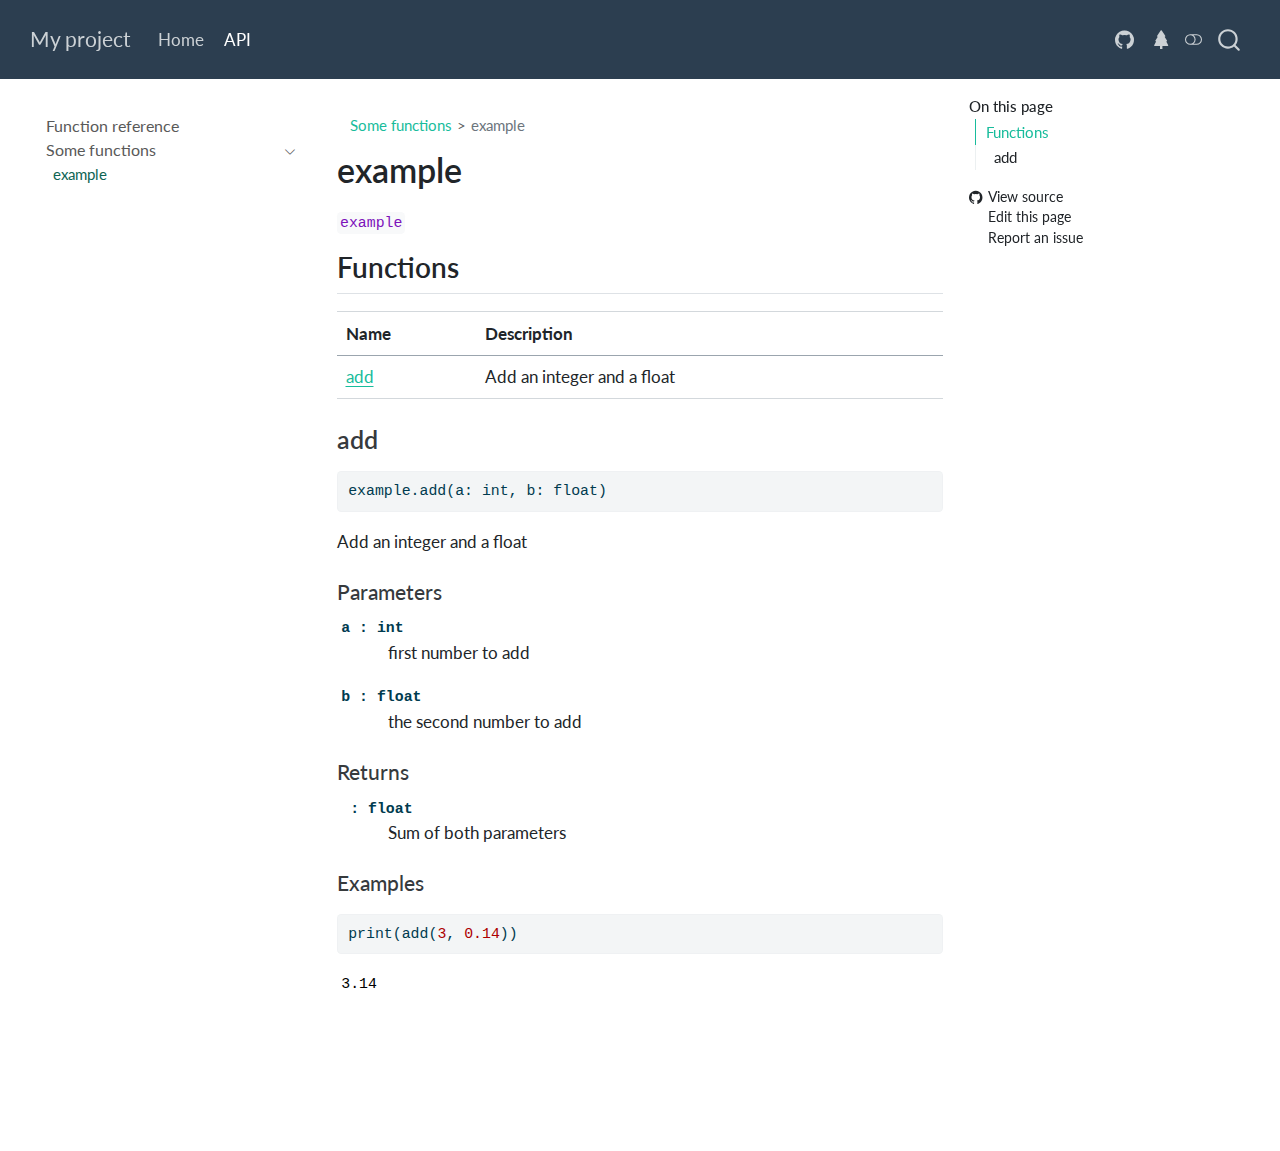
<file: reference/example.html>
<!DOCTYPE html>
<html xmlns="http://www.w3.org/1999/xhtml" lang="en" xml:lang="en"><head>

<meta charset="utf-8">
<meta name="generator" content="quarto-1.5.57">

<meta name="viewport" content="width=device-width, initial-scale=1.0, user-scalable=yes">


<title>example – My project</title>
<style>
code{white-space: pre-wrap;}
span.smallcaps{font-variant: small-caps;}
div.columns{display: flex; gap: min(4vw, 1.5em);}
div.column{flex: auto; overflow-x: auto;}
div.hanging-indent{margin-left: 1.5em; text-indent: -1.5em;}
ul.task-list{list-style: none;}
ul.task-list li input[type="checkbox"] {
  width: 0.8em;
  margin: 0 0.8em 0.2em -1em; /* quarto-specific, see https://github.com/quarto-dev/quarto-cli/issues/4556 */ 
  vertical-align: middle;
}
/* CSS for syntax highlighting */
pre > code.sourceCode { white-space: pre; position: relative; }
pre > code.sourceCode > span { line-height: 1.25; }
pre > code.sourceCode > span:empty { height: 1.2em; }
.sourceCode { overflow: visible; }
code.sourceCode > span { color: inherit; text-decoration: inherit; }
div.sourceCode { margin: 1em 0; }
pre.sourceCode { margin: 0; }
@media screen {
div.sourceCode { overflow: auto; }
}
@media print {
pre > code.sourceCode { white-space: pre-wrap; }
pre > code.sourceCode > span { display: inline-block; text-indent: -5em; padding-left: 5em; }
}
pre.numberSource code
  { counter-reset: source-line 0; }
pre.numberSource code > span
  { position: relative; left: -4em; counter-increment: source-line; }
pre.numberSource code > span > a:first-child::before
  { content: counter(source-line);
    position: relative; left: -1em; text-align: right; vertical-align: baseline;
    border: none; display: inline-block;
    -webkit-touch-callout: none; -webkit-user-select: none;
    -khtml-user-select: none; -moz-user-select: none;
    -ms-user-select: none; user-select: none;
    padding: 0 4px; width: 4em;
  }
pre.numberSource { margin-left: 3em;  padding-left: 4px; }
div.sourceCode
  {   }
@media screen {
pre > code.sourceCode > span > a:first-child::before { text-decoration: underline; }
}
</style>


<script src="../site_libs/quarto-nav/quarto-nav.js"></script>
<script src="../site_libs/quarto-nav/headroom.min.js"></script>
<script src="../site_libs/clipboard/clipboard.min.js"></script>
<script src="../site_libs/quarto-search/autocomplete.umd.js"></script>
<script src="../site_libs/quarto-search/fuse.min.js"></script>
<script src="../site_libs/quarto-search/quarto-search.js"></script>
<meta name="quarto:offset" content="../">
<script src="../site_libs/quarto-html/quarto.js"></script>
<script src="../site_libs/quarto-html/popper.min.js"></script>
<script src="../site_libs/quarto-html/tippy.umd.min.js"></script>
<script src="../site_libs/quarto-html/anchor.min.js"></script>
<link href="../site_libs/quarto-html/tippy.css" rel="stylesheet">
<link href="../site_libs/quarto-html/quarto-syntax-highlighting.css" rel="stylesheet" class="quarto-color-scheme" id="quarto-text-highlighting-styles">
<link href="../site_libs/quarto-html/quarto-syntax-highlighting-dark.css" rel="prefetch" class="quarto-color-scheme quarto-color-alternate" id="quarto-text-highlighting-styles">
<script src="../site_libs/bootstrap/bootstrap.min.js"></script>
<link href="../site_libs/bootstrap/bootstrap-icons.css" rel="stylesheet">
<link href="../site_libs/bootstrap/bootstrap.min.css" rel="stylesheet" class="quarto-color-scheme" id="quarto-bootstrap" data-mode="light">
<link href="../site_libs/bootstrap/bootstrap-dark.min.css" rel="prefetch" class="quarto-color-scheme quarto-color-alternate" id="quarto-bootstrap" data-mode="dark">
<script id="quarto-search-options" type="application/json">{
  "location": "navbar",
  "copy-button": false,
  "collapse-after": 3,
  "panel-placement": "end",
  "type": "overlay",
  "limit": 50,
  "keyboard-shortcut": [
    "f",
    "/",
    "s"
  ],
  "show-item-context": false,
  "language": {
    "search-no-results-text": "No results",
    "search-matching-documents-text": "matching documents",
    "search-copy-link-title": "Copy link to search",
    "search-hide-matches-text": "Hide additional matches",
    "search-more-match-text": "more match in this document",
    "search-more-matches-text": "more matches in this document",
    "search-clear-button-title": "Clear",
    "search-text-placeholder": "",
    "search-detached-cancel-button-title": "Cancel",
    "search-submit-button-title": "Submit",
    "search-label": "Search"
  }
}</script>


<link rel="stylesheet" href="../reference/_styles-quartodoc.css">
</head>

<body class="nav-sidebar floating nav-fixed">

<div id="quarto-search-results"></div>
  <header id="quarto-header" class="headroom fixed-top">
    <nav class="navbar navbar-expand-lg " data-bs-theme="dark">
      <div class="navbar-container container-fluid">
      <div class="navbar-brand-container mx-auto">
    <a class="navbar-brand" href="../index.html">
    <span class="navbar-title">My project</span>
    </a>
  </div>
            <div id="quarto-search" class="" title="Search"></div>
          <button class="navbar-toggler" type="button" data-bs-toggle="collapse" data-bs-target="#navbarCollapse" aria-controls="navbarCollapse" role="menu" aria-expanded="false" aria-label="Toggle navigation" onclick="if (window.quartoToggleHeadroom) { window.quartoToggleHeadroom(); }">
  <span class="navbar-toggler-icon"></span>
</button>
          <div class="collapse navbar-collapse" id="navbarCollapse">
            <ul class="navbar-nav navbar-nav-scroll me-auto">
  <li class="nav-item">
    <a class="nav-link" href="../index.html"> 
<span class="menu-text">Home</span></a>
  </li>  
  <li class="nav-item">
    <a class="nav-link active" href="../reference/index.html" aria-current="page"> 
<span class="menu-text">API</span></a>
  </li>  
</ul>
            <ul class="navbar-nav navbar-nav-scroll ms-auto">
  <li class="nav-item compact">
    <a class="nav-link" href="https://github.com/NW-PaGe/repo-name"> <i class="bi bi-github" role="img" aria-label="GitHub">
</i> 
<span class="menu-text"></span></a>
  </li>  
  <li class="nav-item compact">
    <a class="nav-link" href="https://nwpage.org/"> <i class="bi bi-tree-fill" role="img" aria-label="NW-PaGe">
</i> 
<span class="menu-text"></span></a>
  </li>  
</ul>
          </div> <!-- /navcollapse -->
            <div class="quarto-navbar-tools">
  <a href="" class="quarto-color-scheme-toggle quarto-navigation-tool  px-1" onclick="window.quartoToggleColorScheme(); return false;" title="Toggle dark mode"><i class="bi"></i></a>
</div>
      </div> <!-- /container-fluid -->
    </nav>
  <nav class="quarto-secondary-nav">
    <div class="container-fluid d-flex">
      <button type="button" class="quarto-btn-toggle btn" data-bs-toggle="collapse" role="button" data-bs-target=".quarto-sidebar-collapse-item" aria-controls="quarto-sidebar" aria-expanded="false" aria-label="Toggle sidebar navigation" onclick="if (window.quartoToggleHeadroom) { window.quartoToggleHeadroom(); }">
        <i class="bi bi-layout-text-sidebar-reverse"></i>
      </button>
        <nav class="quarto-page-breadcrumbs" aria-label="breadcrumb"><ol class="breadcrumb"><li class="breadcrumb-item"><a href="../reference/example.html">Some functions</a></li><li class="breadcrumb-item"><a href="../reference/example.html">example</a></li></ol></nav>
        <a class="flex-grow-1" role="navigation" data-bs-toggle="collapse" data-bs-target=".quarto-sidebar-collapse-item" aria-controls="quarto-sidebar" aria-expanded="false" aria-label="Toggle sidebar navigation" onclick="if (window.quartoToggleHeadroom) { window.quartoToggleHeadroom(); }">      
        </a>
    </div>
  </nav>
</header>
<!-- content -->
<div id="quarto-content" class="quarto-container page-columns page-rows-contents page-layout-article page-navbar">
<!-- sidebar -->
  <nav id="quarto-sidebar" class="sidebar collapse collapse-horizontal quarto-sidebar-collapse-item sidebar-navigation floating overflow-auto">
    <div class="sidebar-menu-container"> 
    <ul class="list-unstyled mt-1">
        <li class="sidebar-item">
  <div class="sidebar-item-container"> 
  <a href="../reference/index.html" class="sidebar-item-text sidebar-link">
 <span class="menu-text">Function reference</span></a>
  </div>
</li>
        <li class="sidebar-item sidebar-item-section">
      <div class="sidebar-item-container"> 
            <a class="sidebar-item-text sidebar-link text-start" data-bs-toggle="collapse" data-bs-target="#quarto-sidebar-section-1" role="navigation" aria-expanded="true">
 <span class="menu-text">Some functions</span></a>
          <a class="sidebar-item-toggle text-start" data-bs-toggle="collapse" data-bs-target="#quarto-sidebar-section-1" role="navigation" aria-expanded="true" aria-label="Toggle section">
            <i class="bi bi-chevron-right ms-2"></i>
          </a> 
      </div>
      <ul id="quarto-sidebar-section-1" class="collapse list-unstyled sidebar-section depth1 show">  
          <li class="sidebar-item">
  <div class="sidebar-item-container"> 
  <a href="../reference/example.html" class="sidebar-item-text sidebar-link active">
 <span class="menu-text">example</span></a>
  </div>
</li>
      </ul>
  </li>
    </ul>
    </div>
</nav>
<div id="quarto-sidebar-glass" class="quarto-sidebar-collapse-item" data-bs-toggle="collapse" data-bs-target=".quarto-sidebar-collapse-item"></div>
<!-- margin-sidebar -->
    <div id="quarto-margin-sidebar" class="sidebar margin-sidebar">
        <nav id="TOC" role="doc-toc" class="toc-active">
    <h2 id="toc-title">On this page</h2>
   
  <ul>
  <li><a href="#functions" id="toc-functions" class="nav-link active" data-scroll-target="#functions">Functions</a>
  <ul class="collapse">
  <li><a href="#src.example.add" id="toc-src.example.add" class="nav-link" data-scroll-target="#src.example.add">add</a></li>
  </ul></li>
  </ul>
<div class="toc-actions"><ul><li><a href="https://github.com/NW-PaGe/repo-name/blob/main/reference/example.qmd" class="toc-action"><i class="bi bi-github"></i>View source</a></li><li><a href="https://github.com/NW-PaGe/repo-name/edit/main/reference/example.qmd" class="toc-action"><i class="bi empty"></i>Edit this page</a></li><li><a href="https://github.com/NW-PaGe/repo-name/issues/new" class="toc-action"><i class="bi empty"></i>Report an issue</a></li></ul></div></nav>
    </div>
<!-- main -->
<main class="content" id="quarto-document-content">

<header id="title-block-header" class="quarto-title-block default"><nav class="quarto-page-breadcrumbs quarto-title-breadcrumbs d-none d-lg-block" aria-label="breadcrumb"><ol class="breadcrumb"><li class="breadcrumb-item"><a href="../reference/example.html">Some functions</a></li><li class="breadcrumb-item"><a href="../reference/example.html">example</a></li></ol></nav>
<div class="quarto-title">
<h1 class="title">example</h1>
</div>



<div class="quarto-title-meta">

    
  
    
  </div>
  


</header>


<p><code>example</code></p>
<section id="functions" class="level2">
<h2 class="anchored" data-anchor-id="functions">Functions</h2>
<table class="caption-top table">
<thead>
<tr class="header">
<th>Name</th>
<th>Description</th>
</tr>
</thead>
<tbody>
<tr class="odd">
<td><a href="#src.example.add">add</a></td>
<td>Add an integer and a float</td>
</tr>
</tbody>
</table>
<section id="src.example.add" class="level3">
<h3 class="anchored" data-anchor-id="src.example.add">add</h3>
<div class="sourceCode" id="cb1"><pre class="sourceCode python code-with-copy"><code class="sourceCode python"><span id="cb1-1"><a href="#cb1-1" aria-hidden="true" tabindex="-1"></a>example.add(a: <span class="bu">int</span>, b: <span class="bu">float</span>)</span></code><button title="Copy to Clipboard" class="code-copy-button"><i class="bi"></i></button></pre></div>
<p>Add an integer and a float</p>
<section id="parameters" class="level4 doc-section doc-section-parameters">
<h4 class="doc-section doc-section-parameters anchored" data-anchor-id="parameters">Parameters</h4>
<dl>
<dt><code><span class="parameter-name"><strong>a</strong></span> <span class="parameter-annotation-sep">:</span> <span class="parameter-annotation">int</span></code></dt>
<dd>
<p>first number to add</p>
</dd>
<dt><code><span class="parameter-name"><strong>b</strong></span> <span class="parameter-annotation-sep">:</span> <span class="parameter-annotation">float</span></code></dt>
<dd>
<p>the second number to add</p>
</dd>
</dl>
</section>
<section id="returns" class="level4 doc-section doc-section-returns">
<h4 class="doc-section doc-section-returns anchored" data-anchor-id="returns">Returns</h4>
<dl>
<dt><code><span class="parameter-name"></span> <span class="parameter-annotation-sep">:</span> <span class="parameter-annotation">float</span></code></dt>
<dd>
<p>Sum of both parameters</p>
</dd>
</dl>
</section>
<section id="examples" class="level4 doc-section doc-section-examples">
<h4 class="doc-section doc-section-examples anchored" data-anchor-id="examples">Examples</h4>
<div id="396762aa" class="cell" data-execution_count="2">
<div class="sourceCode cell-code" id="cb2"><pre class="sourceCode python code-with-copy"><code class="sourceCode python"><span id="cb2-1"><a href="#cb2-1" aria-hidden="true" tabindex="-1"></a><span class="bu">print</span>(add(<span class="dv">3</span>, <span class="fl">0.14</span>))</span></code><button title="Copy to Clipboard" class="code-copy-button"><i class="bi"></i></button></pre></div>
<div class="cell-output cell-output-stdout">
<pre><code>3.14</code></pre>
</div>
</div>


</section>
</section>
</section>

</main> <!-- /main -->
<script id="quarto-html-after-body" type="application/javascript">
window.document.addEventListener("DOMContentLoaded", function (event) {
  const toggleBodyColorMode = (bsSheetEl) => {
    const mode = bsSheetEl.getAttribute("data-mode");
    const bodyEl = window.document.querySelector("body");
    if (mode === "dark") {
      bodyEl.classList.add("quarto-dark");
      bodyEl.classList.remove("quarto-light");
    } else {
      bodyEl.classList.add("quarto-light");
      bodyEl.classList.remove("quarto-dark");
    }
  }
  const toggleBodyColorPrimary = () => {
    const bsSheetEl = window.document.querySelector("link#quarto-bootstrap");
    if (bsSheetEl) {
      toggleBodyColorMode(bsSheetEl);
    }
  }
  toggleBodyColorPrimary();  
  const disableStylesheet = (stylesheets) => {
    for (let i=0; i < stylesheets.length; i++) {
      const stylesheet = stylesheets[i];
      stylesheet.rel = 'prefetch';
    }
  }
  const enableStylesheet = (stylesheets) => {
    for (let i=0; i < stylesheets.length; i++) {
      const stylesheet = stylesheets[i];
      stylesheet.rel = 'stylesheet';
    }
  }
  const manageTransitions = (selector, allowTransitions) => {
    const els = window.document.querySelectorAll(selector);
    for (let i=0; i < els.length; i++) {
      const el = els[i];
      if (allowTransitions) {
        el.classList.remove('notransition');
      } else {
        el.classList.add('notransition');
      }
    }
  }
  const toggleGiscusIfUsed = (isAlternate, darkModeDefault) => {
    const baseTheme = document.querySelector('#giscus-base-theme')?.value ?? 'light';
    const alternateTheme = document.querySelector('#giscus-alt-theme')?.value ?? 'dark';
    let newTheme = '';
    if(darkModeDefault) {
      newTheme = isAlternate ? baseTheme : alternateTheme;
    } else {
      newTheme = isAlternate ? alternateTheme : baseTheme;
    }
    const changeGiscusTheme = () => {
      // From: https://github.com/giscus/giscus/issues/336
      const sendMessage = (message) => {
        const iframe = document.querySelector('iframe.giscus-frame');
        if (!iframe) return;
        iframe.contentWindow.postMessage({ giscus: message }, 'https://giscus.app');
      }
      sendMessage({
        setConfig: {
          theme: newTheme
        }
      });
    }
    const isGiscussLoaded = window.document.querySelector('iframe.giscus-frame') !== null;
    if (isGiscussLoaded) {
      changeGiscusTheme();
    }
  }
  const toggleColorMode = (alternate) => {
    // Switch the stylesheets
    const alternateStylesheets = window.document.querySelectorAll('link.quarto-color-scheme.quarto-color-alternate');
    manageTransitions('#quarto-margin-sidebar .nav-link', false);
    if (alternate) {
      enableStylesheet(alternateStylesheets);
      for (const sheetNode of alternateStylesheets) {
        if (sheetNode.id === "quarto-bootstrap") {
          toggleBodyColorMode(sheetNode);
        }
      }
    } else {
      disableStylesheet(alternateStylesheets);
      toggleBodyColorPrimary();
    }
    manageTransitions('#quarto-margin-sidebar .nav-link', true);
    // Switch the toggles
    const toggles = window.document.querySelectorAll('.quarto-color-scheme-toggle');
    for (let i=0; i < toggles.length; i++) {
      const toggle = toggles[i];
      if (toggle) {
        if (alternate) {
          toggle.classList.add("alternate");     
        } else {
          toggle.classList.remove("alternate");
        }
      }
    }
    // Hack to workaround the fact that safari doesn't
    // properly recolor the scrollbar when toggling (#1455)
    if (navigator.userAgent.indexOf('Safari') > 0 && navigator.userAgent.indexOf('Chrome') == -1) {
      manageTransitions("body", false);
      window.scrollTo(0, 1);
      setTimeout(() => {
        window.scrollTo(0, 0);
        manageTransitions("body", true);
      }, 40);  
    }
  }
  const isFileUrl = () => { 
    return window.location.protocol === 'file:';
  }
  const hasAlternateSentinel = () => {  
    let styleSentinel = getColorSchemeSentinel();
    if (styleSentinel !== null) {
      return styleSentinel === "alternate";
    } else {
      return false;
    }
  }
  const setStyleSentinel = (alternate) => {
    const value = alternate ? "alternate" : "default";
    if (!isFileUrl()) {
      window.localStorage.setItem("quarto-color-scheme", value);
    } else {
      localAlternateSentinel = value;
    }
  }
  const getColorSchemeSentinel = () => {
    if (!isFileUrl()) {
      const storageValue = window.localStorage.getItem("quarto-color-scheme");
      return storageValue != null ? storageValue : localAlternateSentinel;
    } else {
      return localAlternateSentinel;
    }
  }
  const darkModeDefault = false;
  let localAlternateSentinel = darkModeDefault ? 'alternate' : 'default';
  // Dark / light mode switch
  window.quartoToggleColorScheme = () => {
    // Read the current dark / light value 
    let toAlternate = !hasAlternateSentinel();
    toggleColorMode(toAlternate);
    setStyleSentinel(toAlternate);
    toggleGiscusIfUsed(toAlternate, darkModeDefault);
  };
  // Ensure there is a toggle, if there isn't float one in the top right
  if (window.document.querySelector('.quarto-color-scheme-toggle') === null) {
    const a = window.document.createElement('a');
    a.classList.add('top-right');
    a.classList.add('quarto-color-scheme-toggle');
    a.href = "";
    a.onclick = function() { try { window.quartoToggleColorScheme(); } catch {} return false; };
    const i = window.document.createElement("i");
    i.classList.add('bi');
    a.appendChild(i);
    window.document.body.appendChild(a);
  }
  // Switch to dark mode if need be
  if (hasAlternateSentinel()) {
    toggleColorMode(true);
  } else {
    toggleColorMode(false);
  }
  const icon = "";
  const anchorJS = new window.AnchorJS();
  anchorJS.options = {
    placement: 'right',
    icon: icon
  };
  anchorJS.add('.anchored');
  const isCodeAnnotation = (el) => {
    for (const clz of el.classList) {
      if (clz.startsWith('code-annotation-')) {                     
        return true;
      }
    }
    return false;
  }
  const onCopySuccess = function(e) {
    // button target
    const button = e.trigger;
    // don't keep focus
    button.blur();
    // flash "checked"
    button.classList.add('code-copy-button-checked');
    var currentTitle = button.getAttribute("title");
    button.setAttribute("title", "Copied!");
    let tooltip;
    if (window.bootstrap) {
      button.setAttribute("data-bs-toggle", "tooltip");
      button.setAttribute("data-bs-placement", "left");
      button.setAttribute("data-bs-title", "Copied!");
      tooltip = new bootstrap.Tooltip(button, 
        { trigger: "manual", 
          customClass: "code-copy-button-tooltip",
          offset: [0, -8]});
      tooltip.show();    
    }
    setTimeout(function() {
      if (tooltip) {
        tooltip.hide();
        button.removeAttribute("data-bs-title");
        button.removeAttribute("data-bs-toggle");
        button.removeAttribute("data-bs-placement");
      }
      button.setAttribute("title", currentTitle);
      button.classList.remove('code-copy-button-checked');
    }, 1000);
    // clear code selection
    e.clearSelection();
  }
  const getTextToCopy = function(trigger) {
      const codeEl = trigger.previousElementSibling.cloneNode(true);
      for (const childEl of codeEl.children) {
        if (isCodeAnnotation(childEl)) {
          childEl.remove();
        }
      }
      return codeEl.innerText;
  }
  const clipboard = new window.ClipboardJS('.code-copy-button:not([data-in-quarto-modal])', {
    text: getTextToCopy
  });
  clipboard.on('success', onCopySuccess);
  if (window.document.getElementById('quarto-embedded-source-code-modal')) {
    // For code content inside modals, clipBoardJS needs to be initialized with a container option
    // TODO: Check when it could be a function (https://github.com/zenorocha/clipboard.js/issues/860)
    const clipboardModal = new window.ClipboardJS('.code-copy-button[data-in-quarto-modal]', {
      text: getTextToCopy,
      container: window.document.getElementById('quarto-embedded-source-code-modal')
    });
    clipboardModal.on('success', onCopySuccess);
  }
    var localhostRegex = new RegExp(/^(?:http|https):\/\/localhost\:?[0-9]*\//);
    var mailtoRegex = new RegExp(/^mailto:/);
      var filterRegex = new RegExp("https:\/\/DOH-PXC5303\.github\.io\/test\/");
    var isInternal = (href) => {
        return filterRegex.test(href) || localhostRegex.test(href) || mailtoRegex.test(href);
    }
    // Inspect non-navigation links and adorn them if external
 	var links = window.document.querySelectorAll('a[href]:not(.nav-link):not(.navbar-brand):not(.toc-action):not(.sidebar-link):not(.sidebar-item-toggle):not(.pagination-link):not(.no-external):not([aria-hidden]):not(.dropdown-item):not(.quarto-navigation-tool):not(.about-link)');
    for (var i=0; i<links.length; i++) {
      const link = links[i];
      if (!isInternal(link.href)) {
        // undo the damage that might have been done by quarto-nav.js in the case of
        // links that we want to consider external
        if (link.dataset.originalHref !== undefined) {
          link.href = link.dataset.originalHref;
        }
      }
    }
  function tippyHover(el, contentFn, onTriggerFn, onUntriggerFn) {
    const config = {
      allowHTML: true,
      maxWidth: 500,
      delay: 100,
      arrow: false,
      appendTo: function(el) {
          return el.parentElement;
      },
      interactive: true,
      interactiveBorder: 10,
      theme: 'quarto',
      placement: 'bottom-start',
    };
    if (contentFn) {
      config.content = contentFn;
    }
    if (onTriggerFn) {
      config.onTrigger = onTriggerFn;
    }
    if (onUntriggerFn) {
      config.onUntrigger = onUntriggerFn;
    }
    window.tippy(el, config); 
  }
  const noterefs = window.document.querySelectorAll('a[role="doc-noteref"]');
  for (var i=0; i<noterefs.length; i++) {
    const ref = noterefs[i];
    tippyHover(ref, function() {
      // use id or data attribute instead here
      let href = ref.getAttribute('data-footnote-href') || ref.getAttribute('href');
      try { href = new URL(href).hash; } catch {}
      const id = href.replace(/^#\/?/, "");
      const note = window.document.getElementById(id);
      if (note) {
        return note.innerHTML;
      } else {
        return "";
      }
    });
  }
  const xrefs = window.document.querySelectorAll('a.quarto-xref');
  const processXRef = (id, note) => {
    // Strip column container classes
    const stripColumnClz = (el) => {
      el.classList.remove("page-full", "page-columns");
      if (el.children) {
        for (const child of el.children) {
          stripColumnClz(child);
        }
      }
    }
    stripColumnClz(note)
    if (id === null || id.startsWith('sec-')) {
      // Special case sections, only their first couple elements
      const container = document.createElement("div");
      if (note.children && note.children.length > 2) {
        container.appendChild(note.children[0].cloneNode(true));
        for (let i = 1; i < note.children.length; i++) {
          const child = note.children[i];
          if (child.tagName === "P" && child.innerText === "") {
            continue;
          } else {
            container.appendChild(child.cloneNode(true));
            break;
          }
        }
        if (window.Quarto?.typesetMath) {
          window.Quarto.typesetMath(container);
        }
        return container.innerHTML
      } else {
        if (window.Quarto?.typesetMath) {
          window.Quarto.typesetMath(note);
        }
        return note.innerHTML;
      }
    } else {
      // Remove any anchor links if they are present
      const anchorLink = note.querySelector('a.anchorjs-link');
      if (anchorLink) {
        anchorLink.remove();
      }
      if (window.Quarto?.typesetMath) {
        window.Quarto.typesetMath(note);
      }
      // TODO in 1.5, we should make sure this works without a callout special case
      if (note.classList.contains("callout")) {
        return note.outerHTML;
      } else {
        return note.innerHTML;
      }
    }
  }
  for (var i=0; i<xrefs.length; i++) {
    const xref = xrefs[i];
    tippyHover(xref, undefined, function(instance) {
      instance.disable();
      let url = xref.getAttribute('href');
      let hash = undefined; 
      if (url.startsWith('#')) {
        hash = url;
      } else {
        try { hash = new URL(url).hash; } catch {}
      }
      if (hash) {
        const id = hash.replace(/^#\/?/, "");
        const note = window.document.getElementById(id);
        if (note !== null) {
          try {
            const html = processXRef(id, note.cloneNode(true));
            instance.setContent(html);
          } finally {
            instance.enable();
            instance.show();
          }
        } else {
          // See if we can fetch this
          fetch(url.split('#')[0])
          .then(res => res.text())
          .then(html => {
            const parser = new DOMParser();
            const htmlDoc = parser.parseFromString(html, "text/html");
            const note = htmlDoc.getElementById(id);
            if (note !== null) {
              const html = processXRef(id, note);
              instance.setContent(html);
            } 
          }).finally(() => {
            instance.enable();
            instance.show();
          });
        }
      } else {
        // See if we can fetch a full url (with no hash to target)
        // This is a special case and we should probably do some content thinning / targeting
        fetch(url)
        .then(res => res.text())
        .then(html => {
          const parser = new DOMParser();
          const htmlDoc = parser.parseFromString(html, "text/html");
          const note = htmlDoc.querySelector('main.content');
          if (note !== null) {
            // This should only happen for chapter cross references
            // (since there is no id in the URL)
            // remove the first header
            if (note.children.length > 0 && note.children[0].tagName === "HEADER") {
              note.children[0].remove();
            }
            const html = processXRef(null, note);
            instance.setContent(html);
          } 
        }).finally(() => {
          instance.enable();
          instance.show();
        });
      }
    }, function(instance) {
    });
  }
      let selectedAnnoteEl;
      const selectorForAnnotation = ( cell, annotation) => {
        let cellAttr = 'data-code-cell="' + cell + '"';
        let lineAttr = 'data-code-annotation="' +  annotation + '"';
        const selector = 'span[' + cellAttr + '][' + lineAttr + ']';
        return selector;
      }
      const selectCodeLines = (annoteEl) => {
        const doc = window.document;
        const targetCell = annoteEl.getAttribute("data-target-cell");
        const targetAnnotation = annoteEl.getAttribute("data-target-annotation");
        const annoteSpan = window.document.querySelector(selectorForAnnotation(targetCell, targetAnnotation));
        const lines = annoteSpan.getAttribute("data-code-lines").split(",");
        const lineIds = lines.map((line) => {
          return targetCell + "-" + line;
        })
        let top = null;
        let height = null;
        let parent = null;
        if (lineIds.length > 0) {
            //compute the position of the single el (top and bottom and make a div)
            const el = window.document.getElementById(lineIds[0]);
            top = el.offsetTop;
            height = el.offsetHeight;
            parent = el.parentElement.parentElement;
          if (lineIds.length > 1) {
            const lastEl = window.document.getElementById(lineIds[lineIds.length - 1]);
            const bottom = lastEl.offsetTop + lastEl.offsetHeight;
            height = bottom - top;
          }
          if (top !== null && height !== null && parent !== null) {
            // cook up a div (if necessary) and position it 
            let div = window.document.getElementById("code-annotation-line-highlight");
            if (div === null) {
              div = window.document.createElement("div");
              div.setAttribute("id", "code-annotation-line-highlight");
              div.style.position = 'absolute';
              parent.appendChild(div);
            }
            div.style.top = top - 2 + "px";
            div.style.height = height + 4 + "px";
            div.style.left = 0;
            let gutterDiv = window.document.getElementById("code-annotation-line-highlight-gutter");
            if (gutterDiv === null) {
              gutterDiv = window.document.createElement("div");
              gutterDiv.setAttribute("id", "code-annotation-line-highlight-gutter");
              gutterDiv.style.position = 'absolute';
              const codeCell = window.document.getElementById(targetCell);
              const gutter = codeCell.querySelector('.code-annotation-gutter');
              gutter.appendChild(gutterDiv);
            }
            gutterDiv.style.top = top - 2 + "px";
            gutterDiv.style.height = height + 4 + "px";
          }
          selectedAnnoteEl = annoteEl;
        }
      };
      const unselectCodeLines = () => {
        const elementsIds = ["code-annotation-line-highlight", "code-annotation-line-highlight-gutter"];
        elementsIds.forEach((elId) => {
          const div = window.document.getElementById(elId);
          if (div) {
            div.remove();
          }
        });
        selectedAnnoteEl = undefined;
      };
        // Handle positioning of the toggle
    window.addEventListener(
      "resize",
      throttle(() => {
        elRect = undefined;
        if (selectedAnnoteEl) {
          selectCodeLines(selectedAnnoteEl);
        }
      }, 10)
    );
    function throttle(fn, ms) {
    let throttle = false;
    let timer;
      return (...args) => {
        if(!throttle) { // first call gets through
            fn.apply(this, args);
            throttle = true;
        } else { // all the others get throttled
            if(timer) clearTimeout(timer); // cancel #2
            timer = setTimeout(() => {
              fn.apply(this, args);
              timer = throttle = false;
            }, ms);
        }
      };
    }
      // Attach click handler to the DT
      const annoteDls = window.document.querySelectorAll('dt[data-target-cell]');
      for (const annoteDlNode of annoteDls) {
        annoteDlNode.addEventListener('click', (event) => {
          const clickedEl = event.target;
          if (clickedEl !== selectedAnnoteEl) {
            unselectCodeLines();
            const activeEl = window.document.querySelector('dt[data-target-cell].code-annotation-active');
            if (activeEl) {
              activeEl.classList.remove('code-annotation-active');
            }
            selectCodeLines(clickedEl);
            clickedEl.classList.add('code-annotation-active');
          } else {
            // Unselect the line
            unselectCodeLines();
            clickedEl.classList.remove('code-annotation-active');
          }
        });
      }
  const findCites = (el) => {
    const parentEl = el.parentElement;
    if (parentEl) {
      const cites = parentEl.dataset.cites;
      if (cites) {
        return {
          el,
          cites: cites.split(' ')
        };
      } else {
        return findCites(el.parentElement)
      }
    } else {
      return undefined;
    }
  };
  var bibliorefs = window.document.querySelectorAll('a[role="doc-biblioref"]');
  for (var i=0; i<bibliorefs.length; i++) {
    const ref = bibliorefs[i];
    const citeInfo = findCites(ref);
    if (citeInfo) {
      tippyHover(citeInfo.el, function() {
        var popup = window.document.createElement('div');
        citeInfo.cites.forEach(function(cite) {
          var citeDiv = window.document.createElement('div');
          citeDiv.classList.add('hanging-indent');
          citeDiv.classList.add('csl-entry');
          var biblioDiv = window.document.getElementById('ref-' + cite);
          if (biblioDiv) {
            citeDiv.innerHTML = biblioDiv.innerHTML;
          }
          popup.appendChild(citeDiv);
        });
        return popup.innerHTML;
      });
    }
  }
});
</script>
</div> <!-- /content -->




<footer class="footer"><div class="nav-footer"><div class="nav-footer-center"><div class="toc-actions d-sm-block d-md-none"><ul><li><a href="https://github.com/NW-PaGe/repo-name/blob/main/reference/example.qmd" class="toc-action"><i class="bi bi-github"></i>View source</a></li><li><a href="https://github.com/NW-PaGe/repo-name/edit/main/reference/example.qmd" class="toc-action"><i class="bi empty"></i>Edit this page</a></li><li><a href="https://github.com/NW-PaGe/repo-name/issues/new" class="toc-action"><i class="bi empty"></i>Report an issue</a></li></ul></div></div></div></footer></body></html>
</file>
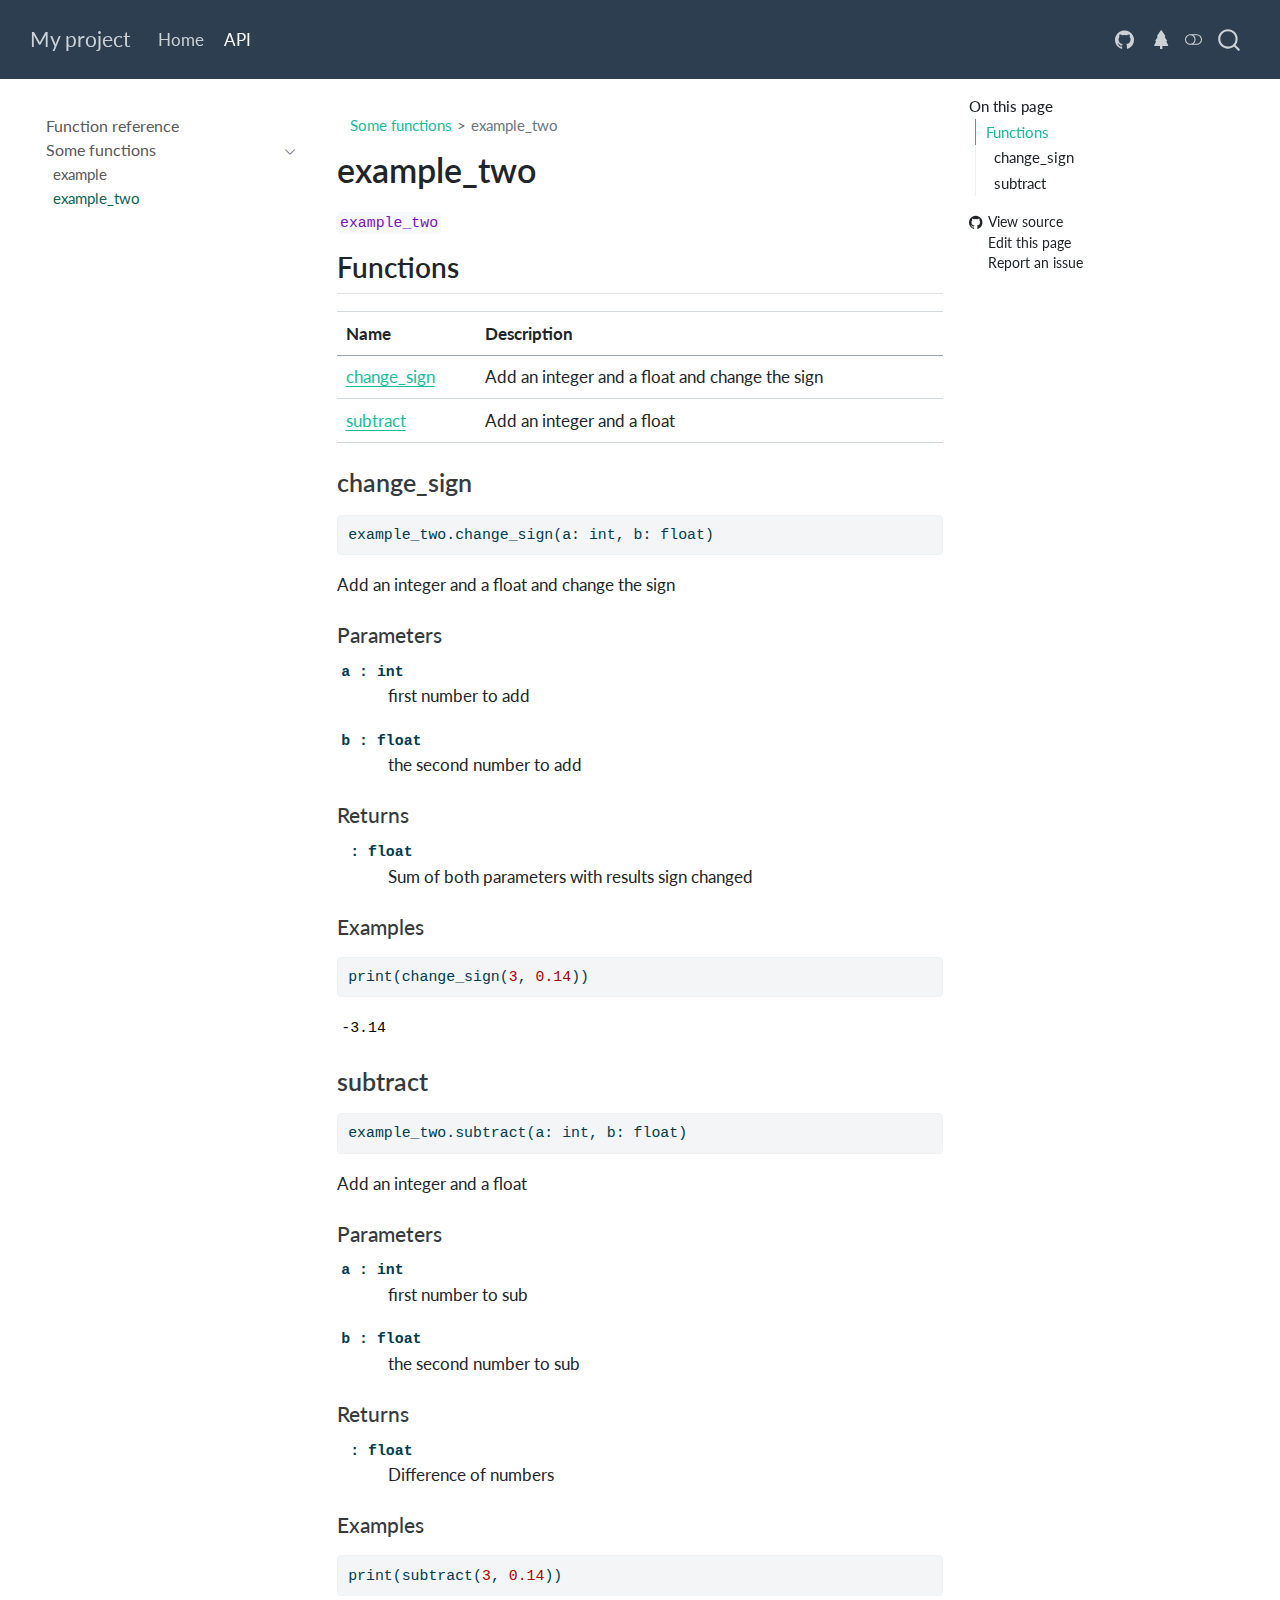
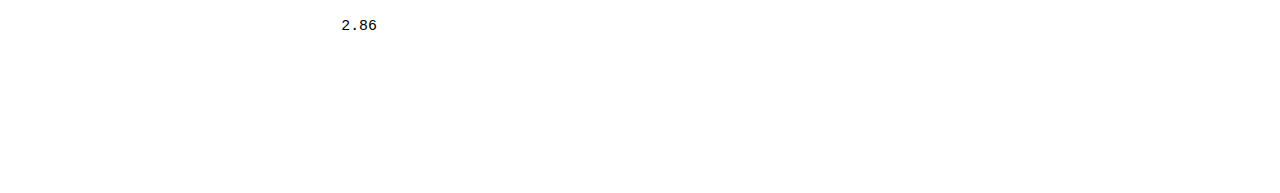
<file: reference/example_two.html>
<!DOCTYPE html>
<html xmlns="http://www.w3.org/1999/xhtml" lang="en" xml:lang="en"><head>

<meta charset="utf-8">
<meta name="generator" content="quarto-1.4.550">

<meta name="viewport" content="width=device-width, initial-scale=1.0, user-scalable=yes">


<title>My project</title>
<style>
code{white-space: pre-wrap;}
span.smallcaps{font-variant: small-caps;}
div.columns{display: flex; gap: min(4vw, 1.5em);}
div.column{flex: auto; overflow-x: auto;}
div.hanging-indent{margin-left: 1.5em; text-indent: -1.5em;}
ul.task-list{list-style: none;}
ul.task-list li input[type="checkbox"] {
  width: 0.8em;
  margin: 0 0.8em 0.2em -1em; /* quarto-specific, see https://github.com/quarto-dev/quarto-cli/issues/4556 */ 
  vertical-align: middle;
}
/* CSS for syntax highlighting */
pre > code.sourceCode { white-space: pre; position: relative; }
pre > code.sourceCode > span { line-height: 1.25; }
pre > code.sourceCode > span:empty { height: 1.2em; }
.sourceCode { overflow: visible; }
code.sourceCode > span { color: inherit; text-decoration: inherit; }
div.sourceCode { margin: 1em 0; }
pre.sourceCode { margin: 0; }
@media screen {
div.sourceCode { overflow: auto; }
}
@media print {
pre > code.sourceCode { white-space: pre-wrap; }
pre > code.sourceCode > span { text-indent: -5em; padding-left: 5em; }
}
pre.numberSource code
  { counter-reset: source-line 0; }
pre.numberSource code > span
  { position: relative; left: -4em; counter-increment: source-line; }
pre.numberSource code > span > a:first-child::before
  { content: counter(source-line);
    position: relative; left: -1em; text-align: right; vertical-align: baseline;
    border: none; display: inline-block;
    -webkit-touch-callout: none; -webkit-user-select: none;
    -khtml-user-select: none; -moz-user-select: none;
    -ms-user-select: none; user-select: none;
    padding: 0 4px; width: 4em;
  }
pre.numberSource { margin-left: 3em;  padding-left: 4px; }
div.sourceCode
  {   }
@media screen {
pre > code.sourceCode > span > a:first-child::before { text-decoration: underline; }
}
</style>


<script src="../site_libs/quarto-nav/quarto-nav.js"></script>
<script src="../site_libs/quarto-nav/headroom.min.js"></script>
<script src="../site_libs/clipboard/clipboard.min.js"></script>
<script src="../site_libs/quarto-search/autocomplete.umd.js"></script>
<script src="../site_libs/quarto-search/fuse.min.js"></script>
<script src="../site_libs/quarto-search/quarto-search.js"></script>
<meta name="quarto:offset" content="../">
<script src="../site_libs/quarto-html/quarto.js"></script>
<script src="../site_libs/quarto-html/popper.min.js"></script>
<script src="../site_libs/quarto-html/tippy.umd.min.js"></script>
<script src="../site_libs/quarto-html/anchor.min.js"></script>
<link href="../site_libs/quarto-html/tippy.css" rel="stylesheet">
<link href="../site_libs/quarto-html/quarto-syntax-highlighting.css" rel="stylesheet" class="quarto-color-scheme" id="quarto-text-highlighting-styles">
<link href="../site_libs/quarto-html/quarto-syntax-highlighting-dark.css" rel="prefetch" class="quarto-color-scheme quarto-color-alternate" id="quarto-text-highlighting-styles">
<script src="../site_libs/bootstrap/bootstrap.min.js"></script>
<link href="../site_libs/bootstrap/bootstrap-icons.css" rel="stylesheet">
<link href="../site_libs/bootstrap/bootstrap.min.css" rel="stylesheet" class="quarto-color-scheme" id="quarto-bootstrap" data-mode="light">
<link href="../site_libs/bootstrap/bootstrap-dark.min.css" rel="prefetch" class="quarto-color-scheme quarto-color-alternate" id="quarto-bootstrap" data-mode="dark">
<script id="quarto-search-options" type="application/json">{
  "location": "navbar",
  "copy-button": false,
  "collapse-after": 3,
  "panel-placement": "end",
  "type": "overlay",
  "limit": 50,
  "keyboard-shortcut": [
    "f",
    "/",
    "s"
  ],
  "show-item-context": false,
  "language": {
    "search-no-results-text": "No results",
    "search-matching-documents-text": "matching documents",
    "search-copy-link-title": "Copy link to search",
    "search-hide-matches-text": "Hide additional matches",
    "search-more-match-text": "more match in this document",
    "search-more-matches-text": "more matches in this document",
    "search-clear-button-title": "Clear",
    "search-text-placeholder": "",
    "search-detached-cancel-button-title": "Cancel",
    "search-submit-button-title": "Submit",
    "search-label": "Search"
  }
}</script>


<link rel="stylesheet" href="../reference/_styles-quartodoc.css">
</head>

<body class="nav-sidebar floating nav-fixed">

<div id="quarto-search-results"></div>
  <header id="quarto-header" class="headroom fixed-top">
    <nav class="navbar navbar-expand-lg " data-bs-theme="dark">
      <div class="navbar-container container-fluid">
      <div class="navbar-brand-container mx-auto">
    <a class="navbar-brand" href="../index.html">
    <span class="navbar-title">My project</span>
    </a>
  </div>
            <div id="quarto-search" class="" title="Search"></div>
          <button class="navbar-toggler" type="button" data-bs-toggle="collapse" data-bs-target="#navbarCollapse" aria-controls="navbarCollapse" aria-expanded="false" aria-label="Toggle navigation" onclick="if (window.quartoToggleHeadroom) { window.quartoToggleHeadroom(); }">
  <span class="navbar-toggler-icon"></span>
</button>
          <div class="collapse navbar-collapse" id="navbarCollapse">
            <ul class="navbar-nav navbar-nav-scroll me-auto">
  <li class="nav-item">
    <a class="nav-link" href="../index.html"> 
<span class="menu-text">Home</span></a>
  </li>  
  <li class="nav-item">
    <a class="nav-link active" href="../reference/index.html" aria-current="page"> 
<span class="menu-text">API</span></a>
  </li>  
</ul>
            <ul class="navbar-nav navbar-nav-scroll ms-auto">
  <li class="nav-item compact">
    <a class="nav-link" href="https://github.com/NW-PaGe/repo-name"> <i class="bi bi-github" role="img" aria-label="GitHub">
</i> 
<span class="menu-text"></span></a>
  </li>  
  <li class="nav-item compact">
    <a class="nav-link" href="https://nwpage.org/"> <i class="bi bi-tree-fill" role="img" aria-label="NW-PaGe">
</i> 
<span class="menu-text"></span></a>
  </li>  
</ul>
          </div> <!-- /navcollapse -->
          <div class="quarto-navbar-tools">
  <a href="" class="quarto-color-scheme-toggle quarto-navigation-tool  px-1" onclick="window.quartoToggleColorScheme(); return false;" title="Toggle dark mode"><i class="bi"></i></a>
</div>
      </div> <!-- /container-fluid -->
    </nav>
  <nav class="quarto-secondary-nav">
    <div class="container-fluid d-flex">
      <button type="button" class="quarto-btn-toggle btn" data-bs-toggle="collapse" data-bs-target=".quarto-sidebar-collapse-item" aria-controls="quarto-sidebar" aria-expanded="false" aria-label="Toggle sidebar navigation" onclick="if (window.quartoToggleHeadroom) { window.quartoToggleHeadroom(); }">
        <i class="bi bi-layout-text-sidebar-reverse"></i>
      </button>
        <nav class="quarto-page-breadcrumbs" aria-label="breadcrumb"><ol class="breadcrumb"><li class="breadcrumb-item"><a href="../reference/example.html">Some functions</a></li><li class="breadcrumb-item"><a href="../reference/example_two.html">example_two</a></li></ol></nav>
        <a class="flex-grow-1" role="button" data-bs-toggle="collapse" data-bs-target=".quarto-sidebar-collapse-item" aria-controls="quarto-sidebar" aria-expanded="false" aria-label="Toggle sidebar navigation" onclick="if (window.quartoToggleHeadroom) { window.quartoToggleHeadroom(); }">      
        </a>
    </div>
  </nav>
</header>
<!-- content -->
<div id="quarto-content" class="quarto-container page-columns page-rows-contents page-layout-article page-navbar">
<!-- sidebar -->
  <nav id="quarto-sidebar" class="sidebar collapse collapse-horizontal quarto-sidebar-collapse-item sidebar-navigation floating overflow-auto">
    <div class="sidebar-menu-container"> 
    <ul class="list-unstyled mt-1">
        <li class="sidebar-item">
  <div class="sidebar-item-container"> 
  <a href="../reference/index.html" class="sidebar-item-text sidebar-link">
 <span class="menu-text">Function reference</span></a>
  </div>
</li>
        <li class="sidebar-item sidebar-item-section">
      <div class="sidebar-item-container"> 
            <a class="sidebar-item-text sidebar-link text-start" data-bs-toggle="collapse" data-bs-target="#quarto-sidebar-section-1" aria-expanded="true">
 <span class="menu-text">Some functions</span></a>
          <a class="sidebar-item-toggle text-start" data-bs-toggle="collapse" data-bs-target="#quarto-sidebar-section-1" aria-expanded="true" aria-label="Toggle section">
            <i class="bi bi-chevron-right ms-2"></i>
          </a> 
      </div>
      <ul id="quarto-sidebar-section-1" class="collapse list-unstyled sidebar-section depth1 show">  
          <li class="sidebar-item">
  <div class="sidebar-item-container"> 
  <a href="../reference/example.html" class="sidebar-item-text sidebar-link">
 <span class="menu-text">example</span></a>
  </div>
</li>
          <li class="sidebar-item">
  <div class="sidebar-item-container"> 
  <a href="../reference/example_two.html" class="sidebar-item-text sidebar-link active">
 <span class="menu-text">example_two</span></a>
  </div>
</li>
      </ul>
  </li>
    </ul>
    </div>
</nav>
<div id="quarto-sidebar-glass" class="quarto-sidebar-collapse-item" data-bs-toggle="collapse" data-bs-target=".quarto-sidebar-collapse-item"></div>
<!-- margin-sidebar -->
    <div id="quarto-margin-sidebar" class="sidebar margin-sidebar">
        <nav id="TOC" role="doc-toc" class="toc-active">
    <h2 id="toc-title">On this page</h2>
   
  <ul>
  <li><a href="#functions" id="toc-functions" class="nav-link active" data-scroll-target="#functions">Functions</a>
  <ul class="collapse">
  <li><a href="#src.example_two.change_sign" id="toc-src.example_two.change_sign" class="nav-link" data-scroll-target="#src.example_two.change_sign">change_sign</a></li>
  <li><a href="#src.example_two.subtract" id="toc-src.example_two.subtract" class="nav-link" data-scroll-target="#src.example_two.subtract">subtract</a></li>
  </ul></li>
  </ul>
<div class="toc-actions"><ul><li><a href="https://github.com/NW-PaGe/repo-name/blob/main/reference/example_two.qmd" class="toc-action"><i class="bi bi-github"></i>View source</a></li><li><a href="https://github.com/NW-PaGe/repo-name/edit/main/reference/example_two.qmd" class="toc-action"><i class="bi empty"></i>Edit this page</a></li><li><a href="https://github.com/NW-PaGe/repo-name/issues/new" class="toc-action"><i class="bi empty"></i>Report an issue</a></li></ul></div></nav>
    </div>
<!-- main -->
<main class="content" id="quarto-document-content">

<header id="title-block-header" class="quarto-title-block default"><nav class="quarto-page-breadcrumbs quarto-title-breadcrumbs d-none d-lg-block" aria-label="breadcrumb"><ol class="breadcrumb"><li class="breadcrumb-item"><a href="../reference/example.html">Some functions</a></li><li class="breadcrumb-item"><a href="../reference/example_two.html">example_two</a></li></ol></nav>
<div class="quarto-title">
<h1 class="title">example_two</h1>
</div>



<div class="quarto-title-meta">

    
  
    
  </div>
  


</header>


<p><code>example_two</code></p>
<section id="functions" class="level2">
<h2 class="anchored" data-anchor-id="functions">Functions</h2>
<table class="table">
<thead>
<tr class="header">
<th>Name</th>
<th>Description</th>
</tr>
</thead>
<tbody>
<tr class="odd">
<td><a href="#src.example_two.change_sign">change_sign</a></td>
<td>Add an integer and a float and change the sign</td>
</tr>
<tr class="even">
<td><a href="#src.example_two.subtract">subtract</a></td>
<td>Add an integer and a float</td>
</tr>
</tbody>
</table>
<section id="src.example_two.change_sign" class="level3">
<h3 class="anchored" data-anchor-id="src.example_two.change_sign">change_sign</h3>
<div class="sourceCode" id="cb1"><pre class="sourceCode python code-with-copy"><code class="sourceCode python"><span id="cb1-1"><a href="#cb1-1" aria-hidden="true" tabindex="-1"></a>example_two.change_sign(a: <span class="bu">int</span>, b: <span class="bu">float</span>)</span></code><button title="Copy to Clipboard" class="code-copy-button"><i class="bi"></i></button></pre></div>
<p>Add an integer and a float and change the sign</p>
<section id="parameters" class="level4 doc-section doc-section-parameters">
<h4 class="doc-section doc-section-parameters anchored" data-anchor-id="parameters">Parameters</h4>
<dl>
<dt><code><span class="parameter-name"><strong>a</strong></span> <span class="parameter-annotation-sep">:</span> <span class="parameter-annotation">int</span></code></dt>
<dd>
<p>first number to add</p>
</dd>
<dt><code><span class="parameter-name"><strong>b</strong></span> <span class="parameter-annotation-sep">:</span> <span class="parameter-annotation">float</span></code></dt>
<dd>
<p>the second number to add</p>
</dd>
</dl>
</section>
<section id="returns" class="level4 doc-section doc-section-returns">
<h4 class="doc-section doc-section-returns anchored" data-anchor-id="returns">Returns</h4>
<dl>
<dt><code><span class="parameter-name"></span> <span class="parameter-annotation-sep">:</span> <span class="parameter-annotation">float</span></code></dt>
<dd>
<p>Sum of both parameters with results sign changed</p>
</dd>
</dl>
</section>
<section id="examples" class="level4 doc-section doc-section-examples">
<h4 class="doc-section doc-section-examples anchored" data-anchor-id="examples">Examples</h4>
<div id="e283c3b6" class="cell" data-execution_count="2">
<div class="sourceCode cell-code" id="cb2"><pre class="sourceCode python code-with-copy"><code class="sourceCode python"><span id="cb2-1"><a href="#cb2-1" aria-hidden="true" tabindex="-1"></a><span class="bu">print</span>(change_sign(<span class="dv">3</span>, <span class="fl">0.14</span>))</span></code><button title="Copy to Clipboard" class="code-copy-button"><i class="bi"></i></button></pre></div>
<div class="cell-output cell-output-stdout">
<pre><code>-3.14</code></pre>
</div>
</div>
</section>
</section>
<section id="src.example_two.subtract" class="level3">
<h3 class="anchored" data-anchor-id="src.example_two.subtract">subtract</h3>
<div class="sourceCode" id="cb4"><pre class="sourceCode python code-with-copy"><code class="sourceCode python"><span id="cb4-1"><a href="#cb4-1" aria-hidden="true" tabindex="-1"></a>example_two.subtract(a: <span class="bu">int</span>, b: <span class="bu">float</span>)</span></code><button title="Copy to Clipboard" class="code-copy-button"><i class="bi"></i></button></pre></div>
<p>Add an integer and a float</p>
<section id="parameters-1" class="level4 doc-section doc-section-parameters">
<h4 class="doc-section doc-section-parameters anchored" data-anchor-id="parameters-1">Parameters</h4>
<dl>
<dt><code><span class="parameter-name"><strong>a</strong></span> <span class="parameter-annotation-sep">:</span> <span class="parameter-annotation">int</span></code></dt>
<dd>
<p>first number to sub</p>
</dd>
<dt><code><span class="parameter-name"><strong>b</strong></span> <span class="parameter-annotation-sep">:</span> <span class="parameter-annotation">float</span></code></dt>
<dd>
<p>the second number to sub</p>
</dd>
</dl>
</section>
<section id="returns-1" class="level4 doc-section doc-section-returns">
<h4 class="doc-section doc-section-returns anchored" data-anchor-id="returns-1">Returns</h4>
<dl>
<dt><code><span class="parameter-name"></span> <span class="parameter-annotation-sep">:</span> <span class="parameter-annotation">float</span></code></dt>
<dd>
<p>Difference of numbers</p>
</dd>
</dl>
</section>
<section id="examples-1" class="level4 doc-section doc-section-examples">
<h4 class="doc-section doc-section-examples anchored" data-anchor-id="examples-1">Examples</h4>
<div id="9edcfe64" class="cell" data-execution_count="4">
<div class="sourceCode cell-code" id="cb5"><pre class="sourceCode python code-with-copy"><code class="sourceCode python"><span id="cb5-1"><a href="#cb5-1" aria-hidden="true" tabindex="-1"></a><span class="bu">print</span>(subtract(<span class="dv">3</span>, <span class="fl">0.14</span>))</span></code><button title="Copy to Clipboard" class="code-copy-button"><i class="bi"></i></button></pre></div>
<div class="cell-output cell-output-stdout">
<pre><code>2.86</code></pre>
</div>
</div>


</section>
</section>
</section>

</main> <!-- /main -->
<script id="quarto-html-after-body" type="application/javascript">
window.document.addEventListener("DOMContentLoaded", function (event) {
  const toggleBodyColorMode = (bsSheetEl) => {
    const mode = bsSheetEl.getAttribute("data-mode");
    const bodyEl = window.document.querySelector("body");
    if (mode === "dark") {
      bodyEl.classList.add("quarto-dark");
      bodyEl.classList.remove("quarto-light");
    } else {
      bodyEl.classList.add("quarto-light");
      bodyEl.classList.remove("quarto-dark");
    }
  }
  const toggleBodyColorPrimary = () => {
    const bsSheetEl = window.document.querySelector("link#quarto-bootstrap");
    if (bsSheetEl) {
      toggleBodyColorMode(bsSheetEl);
    }
  }
  toggleBodyColorPrimary();  
  const disableStylesheet = (stylesheets) => {
    for (let i=0; i < stylesheets.length; i++) {
      const stylesheet = stylesheets[i];
      stylesheet.rel = 'prefetch';
    }
  }
  const enableStylesheet = (stylesheets) => {
    for (let i=0; i < stylesheets.length; i++) {
      const stylesheet = stylesheets[i];
      stylesheet.rel = 'stylesheet';
    }
  }
  const manageTransitions = (selector, allowTransitions) => {
    const els = window.document.querySelectorAll(selector);
    for (let i=0; i < els.length; i++) {
      const el = els[i];
      if (allowTransitions) {
        el.classList.remove('notransition');
      } else {
        el.classList.add('notransition');
      }
    }
  }
  const toggleGiscusIfUsed = (isAlternate, darkModeDefault) => {
    const baseTheme = document.querySelector('#giscus-base-theme')?.value ?? 'light';
    const alternateTheme = document.querySelector('#giscus-alt-theme')?.value ?? 'dark';
    let newTheme = '';
    if(darkModeDefault) {
      newTheme = isAlternate ? baseTheme : alternateTheme;
    } else {
      newTheme = isAlternate ? alternateTheme : baseTheme;
    }
    const changeGiscusTheme = () => {
      // From: https://github.com/giscus/giscus/issues/336
      const sendMessage = (message) => {
        const iframe = document.querySelector('iframe.giscus-frame');
        if (!iframe) return;
        iframe.contentWindow.postMessage({ giscus: message }, 'https://giscus.app');
      }
      sendMessage({
        setConfig: {
          theme: newTheme
        }
      });
    }
    const isGiscussLoaded = window.document.querySelector('iframe.giscus-frame') !== null;
    if (isGiscussLoaded) {
      changeGiscusTheme();
    }
  }
  const toggleColorMode = (alternate) => {
    // Switch the stylesheets
    const alternateStylesheets = window.document.querySelectorAll('link.quarto-color-scheme.quarto-color-alternate');
    manageTransitions('#quarto-margin-sidebar .nav-link', false);
    if (alternate) {
      enableStylesheet(alternateStylesheets);
      for (const sheetNode of alternateStylesheets) {
        if (sheetNode.id === "quarto-bootstrap") {
          toggleBodyColorMode(sheetNode);
        }
      }
    } else {
      disableStylesheet(alternateStylesheets);
      toggleBodyColorPrimary();
    }
    manageTransitions('#quarto-margin-sidebar .nav-link', true);
    // Switch the toggles
    const toggles = window.document.querySelectorAll('.quarto-color-scheme-toggle');
    for (let i=0; i < toggles.length; i++) {
      const toggle = toggles[i];
      if (toggle) {
        if (alternate) {
          toggle.classList.add("alternate");     
        } else {
          toggle.classList.remove("alternate");
        }
      }
    }
    // Hack to workaround the fact that safari doesn't
    // properly recolor the scrollbar when toggling (#1455)
    if (navigator.userAgent.indexOf('Safari') > 0 && navigator.userAgent.indexOf('Chrome') == -1) {
      manageTransitions("body", false);
      window.scrollTo(0, 1);
      setTimeout(() => {
        window.scrollTo(0, 0);
        manageTransitions("body", true);
      }, 40);  
    }
  }
  const isFileUrl = () => { 
    return window.location.protocol === 'file:';
  }
  const hasAlternateSentinel = () => {  
    let styleSentinel = getColorSchemeSentinel();
    if (styleSentinel !== null) {
      return styleSentinel === "alternate";
    } else {
      return false;
    }
  }
  const setStyleSentinel = (alternate) => {
    const value = alternate ? "alternate" : "default";
    if (!isFileUrl()) {
      window.localStorage.setItem("quarto-color-scheme", value);
    } else {
      localAlternateSentinel = value;
    }
  }
  const getColorSchemeSentinel = () => {
    if (!isFileUrl()) {
      const storageValue = window.localStorage.getItem("quarto-color-scheme");
      return storageValue != null ? storageValue : localAlternateSentinel;
    } else {
      return localAlternateSentinel;
    }
  }
  const darkModeDefault = false;
  let localAlternateSentinel = darkModeDefault ? 'alternate' : 'default';
  // Dark / light mode switch
  window.quartoToggleColorScheme = () => {
    // Read the current dark / light value 
    let toAlternate = !hasAlternateSentinel();
    toggleColorMode(toAlternate);
    setStyleSentinel(toAlternate);
    toggleGiscusIfUsed(toAlternate, darkModeDefault);
  };
  // Ensure there is a toggle, if there isn't float one in the top right
  if (window.document.querySelector('.quarto-color-scheme-toggle') === null) {
    const a = window.document.createElement('a');
    a.classList.add('top-right');
    a.classList.add('quarto-color-scheme-toggle');
    a.href = "";
    a.onclick = function() { try { window.quartoToggleColorScheme(); } catch {} return false; };
    const i = window.document.createElement("i");
    i.classList.add('bi');
    a.appendChild(i);
    window.document.body.appendChild(a);
  }
  // Switch to dark mode if need be
  if (hasAlternateSentinel()) {
    toggleColorMode(true);
  } else {
    toggleColorMode(false);
  }
  const icon = "";
  const anchorJS = new window.AnchorJS();
  anchorJS.options = {
    placement: 'right',
    icon: icon
  };
  anchorJS.add('.anchored');
  const isCodeAnnotation = (el) => {
    for (const clz of el.classList) {
      if (clz.startsWith('code-annotation-')) {                     
        return true;
      }
    }
    return false;
  }
  const clipboard = new window.ClipboardJS('.code-copy-button', {
    text: function(trigger) {
      const codeEl = trigger.previousElementSibling.cloneNode(true);
      for (const childEl of codeEl.children) {
        if (isCodeAnnotation(childEl)) {
          childEl.remove();
        }
      }
      return codeEl.innerText;
    }
  });
  clipboard.on('success', function(e) {
    // button target
    const button = e.trigger;
    // don't keep focus
    button.blur();
    // flash "checked"
    button.classList.add('code-copy-button-checked');
    var currentTitle = button.getAttribute("title");
    button.setAttribute("title", "Copied!");
    let tooltip;
    if (window.bootstrap) {
      button.setAttribute("data-bs-toggle", "tooltip");
      button.setAttribute("data-bs-placement", "left");
      button.setAttribute("data-bs-title", "Copied!");
      tooltip = new bootstrap.Tooltip(button, 
        { trigger: "manual", 
          customClass: "code-copy-button-tooltip",
          offset: [0, -8]});
      tooltip.show();    
    }
    setTimeout(function() {
      if (tooltip) {
        tooltip.hide();
        button.removeAttribute("data-bs-title");
        button.removeAttribute("data-bs-toggle");
        button.removeAttribute("data-bs-placement");
      }
      button.setAttribute("title", currentTitle);
      button.classList.remove('code-copy-button-checked');
    }, 1000);
    // clear code selection
    e.clearSelection();
  });
  function tippyHover(el, contentFn, onTriggerFn, onUntriggerFn) {
    const config = {
      allowHTML: true,
      maxWidth: 500,
      delay: 100,
      arrow: false,
      appendTo: function(el) {
          return el.parentElement;
      },
      interactive: true,
      interactiveBorder: 10,
      theme: 'quarto',
      placement: 'bottom-start',
    };
    if (contentFn) {
      config.content = contentFn;
    }
    if (onTriggerFn) {
      config.onTrigger = onTriggerFn;
    }
    if (onUntriggerFn) {
      config.onUntrigger = onUntriggerFn;
    }
    window.tippy(el, config); 
  }
  const noterefs = window.document.querySelectorAll('a[role="doc-noteref"]');
  for (var i=0; i<noterefs.length; i++) {
    const ref = noterefs[i];
    tippyHover(ref, function() {
      // use id or data attribute instead here
      let href = ref.getAttribute('data-footnote-href') || ref.getAttribute('href');
      try { href = new URL(href).hash; } catch {}
      const id = href.replace(/^#\/?/, "");
      const note = window.document.getElementById(id);
      return note.innerHTML;
    });
  }
  const xrefs = window.document.querySelectorAll('a.quarto-xref');
  const processXRef = (id, note) => {
    // Strip column container classes
    const stripColumnClz = (el) => {
      el.classList.remove("page-full", "page-columns");
      if (el.children) {
        for (const child of el.children) {
          stripColumnClz(child);
        }
      }
    }
    stripColumnClz(note)
    if (id === null || id.startsWith('sec-')) {
      // Special case sections, only their first couple elements
      const container = document.createElement("div");
      if (note.children && note.children.length > 2) {
        container.appendChild(note.children[0].cloneNode(true));
        for (let i = 1; i < note.children.length; i++) {
          const child = note.children[i];
          if (child.tagName === "P" && child.innerText === "") {
            continue;
          } else {
            container.appendChild(child.cloneNode(true));
            break;
          }
        }
        if (window.Quarto?.typesetMath) {
          window.Quarto.typesetMath(container);
        }
        return container.innerHTML
      } else {
        if (window.Quarto?.typesetMath) {
          window.Quarto.typesetMath(note);
        }
        return note.innerHTML;
      }
    } else {
      // Remove any anchor links if they are present
      const anchorLink = note.querySelector('a.anchorjs-link');
      if (anchorLink) {
        anchorLink.remove();
      }
      if (window.Quarto?.typesetMath) {
        window.Quarto.typesetMath(note);
      }
      // TODO in 1.5, we should make sure this works without a callout special case
      if (note.classList.contains("callout")) {
        return note.outerHTML;
      } else {
        return note.innerHTML;
      }
    }
  }
  for (var i=0; i<xrefs.length; i++) {
    const xref = xrefs[i];
    tippyHover(xref, undefined, function(instance) {
      instance.disable();
      let url = xref.getAttribute('href');
      let hash = undefined; 
      if (url.startsWith('#')) {
        hash = url;
      } else {
        try { hash = new URL(url).hash; } catch {}
      }
      if (hash) {
        const id = hash.replace(/^#\/?/, "");
        const note = window.document.getElementById(id);
        if (note !== null) {
          try {
            const html = processXRef(id, note.cloneNode(true));
            instance.setContent(html);
          } finally {
            instance.enable();
            instance.show();
          }
        } else {
          // See if we can fetch this
          fetch(url.split('#')[0])
          .then(res => res.text())
          .then(html => {
            const parser = new DOMParser();
            const htmlDoc = parser.parseFromString(html, "text/html");
            const note = htmlDoc.getElementById(id);
            if (note !== null) {
              const html = processXRef(id, note);
              instance.setContent(html);
            } 
          }).finally(() => {
            instance.enable();
            instance.show();
          });
        }
      } else {
        // See if we can fetch a full url (with no hash to target)
        // This is a special case and we should probably do some content thinning / targeting
        fetch(url)
        .then(res => res.text())
        .then(html => {
          const parser = new DOMParser();
          const htmlDoc = parser.parseFromString(html, "text/html");
          const note = htmlDoc.querySelector('main.content');
          if (note !== null) {
            // This should only happen for chapter cross references
            // (since there is no id in the URL)
            // remove the first header
            if (note.children.length > 0 && note.children[0].tagName === "HEADER") {
              note.children[0].remove();
            }
            const html = processXRef(null, note);
            instance.setContent(html);
          } 
        }).finally(() => {
          instance.enable();
          instance.show();
        });
      }
    }, function(instance) {
    });
  }
      let selectedAnnoteEl;
      const selectorForAnnotation = ( cell, annotation) => {
        let cellAttr = 'data-code-cell="' + cell + '"';
        let lineAttr = 'data-code-annotation="' +  annotation + '"';
        const selector = 'span[' + cellAttr + '][' + lineAttr + ']';
        return selector;
      }
      const selectCodeLines = (annoteEl) => {
        const doc = window.document;
        const targetCell = annoteEl.getAttribute("data-target-cell");
        const targetAnnotation = annoteEl.getAttribute("data-target-annotation");
        const annoteSpan = window.document.querySelector(selectorForAnnotation(targetCell, targetAnnotation));
        const lines = annoteSpan.getAttribute("data-code-lines").split(",");
        const lineIds = lines.map((line) => {
          return targetCell + "-" + line;
        })
        let top = null;
        let height = null;
        let parent = null;
        if (lineIds.length > 0) {
            //compute the position of the single el (top and bottom and make a div)
            const el = window.document.getElementById(lineIds[0]);
            top = el.offsetTop;
            height = el.offsetHeight;
            parent = el.parentElement.parentElement;
          if (lineIds.length > 1) {
            const lastEl = window.document.getElementById(lineIds[lineIds.length - 1]);
            const bottom = lastEl.offsetTop + lastEl.offsetHeight;
            height = bottom - top;
          }
          if (top !== null && height !== null && parent !== null) {
            // cook up a div (if necessary) and position it 
            let div = window.document.getElementById("code-annotation-line-highlight");
            if (div === null) {
              div = window.document.createElement("div");
              div.setAttribute("id", "code-annotation-line-highlight");
              div.style.position = 'absolute';
              parent.appendChild(div);
            }
            div.style.top = top - 2 + "px";
            div.style.height = height + 4 + "px";
            div.style.left = 0;
            let gutterDiv = window.document.getElementById("code-annotation-line-highlight-gutter");
            if (gutterDiv === null) {
              gutterDiv = window.document.createElement("div");
              gutterDiv.setAttribute("id", "code-annotation-line-highlight-gutter");
              gutterDiv.style.position = 'absolute';
              const codeCell = window.document.getElementById(targetCell);
              const gutter = codeCell.querySelector('.code-annotation-gutter');
              gutter.appendChild(gutterDiv);
            }
            gutterDiv.style.top = top - 2 + "px";
            gutterDiv.style.height = height + 4 + "px";
          }
          selectedAnnoteEl = annoteEl;
        }
      };
      const unselectCodeLines = () => {
        const elementsIds = ["code-annotation-line-highlight", "code-annotation-line-highlight-gutter"];
        elementsIds.forEach((elId) => {
          const div = window.document.getElementById(elId);
          if (div) {
            div.remove();
          }
        });
        selectedAnnoteEl = undefined;
      };
        // Handle positioning of the toggle
    window.addEventListener(
      "resize",
      throttle(() => {
        elRect = undefined;
        if (selectedAnnoteEl) {
          selectCodeLines(selectedAnnoteEl);
        }
      }, 10)
    );
    function throttle(fn, ms) {
    let throttle = false;
    let timer;
      return (...args) => {
        if(!throttle) { // first call gets through
            fn.apply(this, args);
            throttle = true;
        } else { // all the others get throttled
            if(timer) clearTimeout(timer); // cancel #2
            timer = setTimeout(() => {
              fn.apply(this, args);
              timer = throttle = false;
            }, ms);
        }
      };
    }
      // Attach click handler to the DT
      const annoteDls = window.document.querySelectorAll('dt[data-target-cell]');
      for (const annoteDlNode of annoteDls) {
        annoteDlNode.addEventListener('click', (event) => {
          const clickedEl = event.target;
          if (clickedEl !== selectedAnnoteEl) {
            unselectCodeLines();
            const activeEl = window.document.querySelector('dt[data-target-cell].code-annotation-active');
            if (activeEl) {
              activeEl.classList.remove('code-annotation-active');
            }
            selectCodeLines(clickedEl);
            clickedEl.classList.add('code-annotation-active');
          } else {
            // Unselect the line
            unselectCodeLines();
            clickedEl.classList.remove('code-annotation-active');
          }
        });
      }
  const findCites = (el) => {
    const parentEl = el.parentElement;
    if (parentEl) {
      const cites = parentEl.dataset.cites;
      if (cites) {
        return {
          el,
          cites: cites.split(' ')
        };
      } else {
        return findCites(el.parentElement)
      }
    } else {
      return undefined;
    }
  };
  var bibliorefs = window.document.querySelectorAll('a[role="doc-biblioref"]');
  for (var i=0; i<bibliorefs.length; i++) {
    const ref = bibliorefs[i];
    const citeInfo = findCites(ref);
    if (citeInfo) {
      tippyHover(citeInfo.el, function() {
        var popup = window.document.createElement('div');
        citeInfo.cites.forEach(function(cite) {
          var citeDiv = window.document.createElement('div');
          citeDiv.classList.add('hanging-indent');
          citeDiv.classList.add('csl-entry');
          var biblioDiv = window.document.getElementById('ref-' + cite);
          if (biblioDiv) {
            citeDiv.innerHTML = biblioDiv.innerHTML;
          }
          popup.appendChild(citeDiv);
        });
        return popup.innerHTML;
      });
    }
  }
});
</script>
</div> <!-- /content -->




<footer class="footer"><div class="nav-footer"><div class="nav-footer-center"><div class="toc-actions d-sm-block d-md-none"><ul><li><a href="https://github.com/NW-PaGe/repo-name/blob/main/reference/example_two.qmd" class="toc-action"><i class="bi bi-github"></i>View source</a></li><li><a href="https://github.com/NW-PaGe/repo-name/edit/main/reference/example_two.qmd" class="toc-action"><i class="bi empty"></i>Edit this page</a></li><li><a href="https://github.com/NW-PaGe/repo-name/issues/new" class="toc-action"><i class="bi empty"></i>Report an issue</a></li></ul></div></div></div></footer></body></html>
</file>
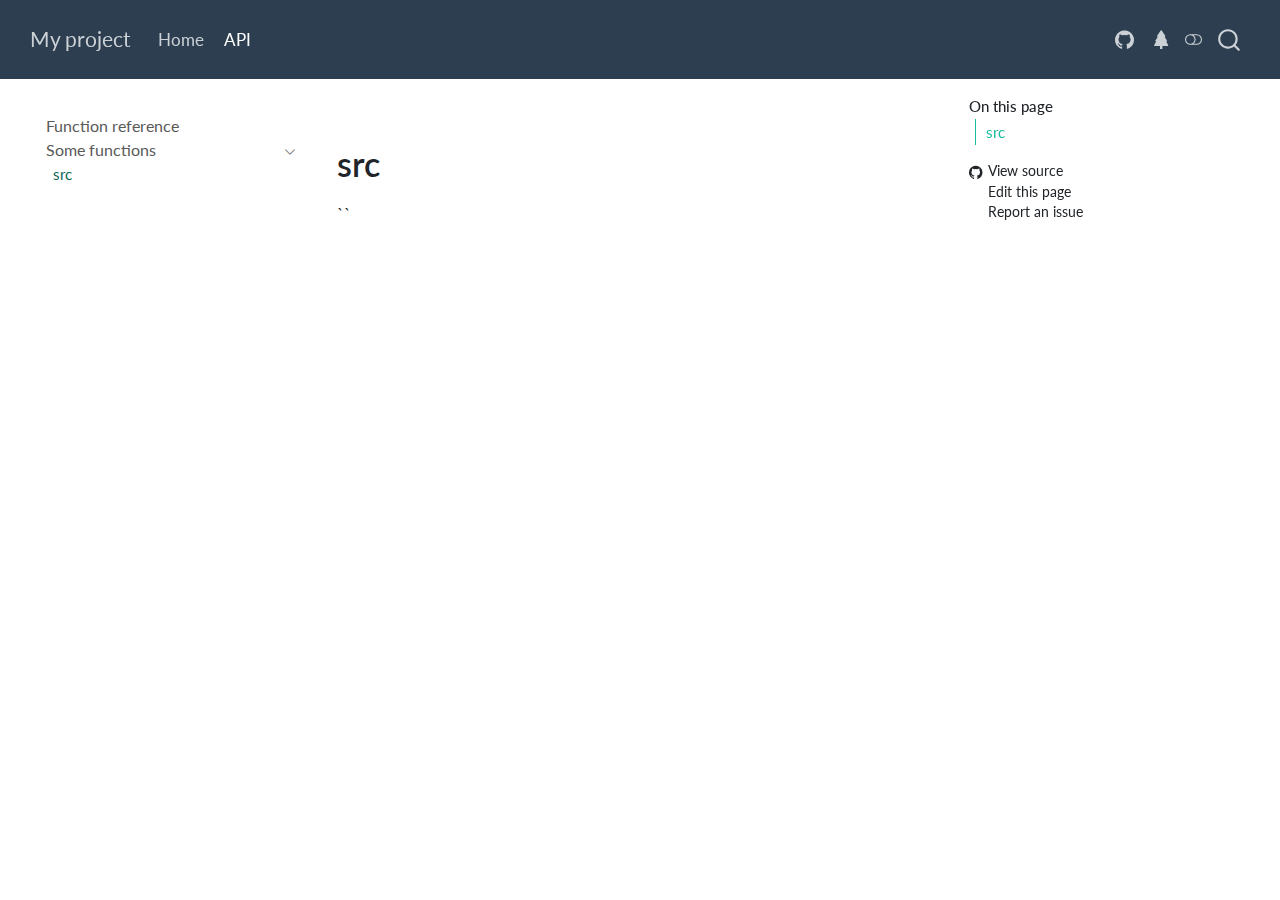
<file: reference/src.html>
<!DOCTYPE html>
<html xmlns="http://www.w3.org/1999/xhtml" lang="en" xml:lang="en"><head>

<meta charset="utf-8">
<meta name="generator" content="quarto-1.4.550">

<meta name="viewport" content="width=device-width, initial-scale=1.0, user-scalable=yes">


<title>My project</title>
<style>
code{white-space: pre-wrap;}
span.smallcaps{font-variant: small-caps;}
div.columns{display: flex; gap: min(4vw, 1.5em);}
div.column{flex: auto; overflow-x: auto;}
div.hanging-indent{margin-left: 1.5em; text-indent: -1.5em;}
ul.task-list{list-style: none;}
ul.task-list li input[type="checkbox"] {
  width: 0.8em;
  margin: 0 0.8em 0.2em -1em; /* quarto-specific, see https://github.com/quarto-dev/quarto-cli/issues/4556 */ 
  vertical-align: middle;
}
</style>


<script src="../site_libs/quarto-nav/quarto-nav.js"></script>
<script src="../site_libs/quarto-nav/headroom.min.js"></script>
<script src="../site_libs/clipboard/clipboard.min.js"></script>
<script src="../site_libs/quarto-search/autocomplete.umd.js"></script>
<script src="../site_libs/quarto-search/fuse.min.js"></script>
<script src="../site_libs/quarto-search/quarto-search.js"></script>
<meta name="quarto:offset" content="../">
<script src="../site_libs/quarto-html/quarto.js"></script>
<script src="../site_libs/quarto-html/popper.min.js"></script>
<script src="../site_libs/quarto-html/tippy.umd.min.js"></script>
<script src="../site_libs/quarto-html/anchor.min.js"></script>
<link href="../site_libs/quarto-html/tippy.css" rel="stylesheet">
<link href="../site_libs/quarto-html/quarto-syntax-highlighting.css" rel="stylesheet" class="quarto-color-scheme" id="quarto-text-highlighting-styles">
<link href="../site_libs/quarto-html/quarto-syntax-highlighting-dark.css" rel="prefetch" class="quarto-color-scheme quarto-color-alternate" id="quarto-text-highlighting-styles">
<script src="../site_libs/bootstrap/bootstrap.min.js"></script>
<link href="../site_libs/bootstrap/bootstrap-icons.css" rel="stylesheet">
<link href="../site_libs/bootstrap/bootstrap.min.css" rel="stylesheet" class="quarto-color-scheme" id="quarto-bootstrap" data-mode="light">
<link href="../site_libs/bootstrap/bootstrap-dark.min.css" rel="prefetch" class="quarto-color-scheme quarto-color-alternate" id="quarto-bootstrap" data-mode="dark">
<script id="quarto-search-options" type="application/json">{
  "location": "navbar",
  "copy-button": false,
  "collapse-after": 3,
  "panel-placement": "end",
  "type": "overlay",
  "limit": 50,
  "keyboard-shortcut": [
    "f",
    "/",
    "s"
  ],
  "show-item-context": false,
  "language": {
    "search-no-results-text": "No results",
    "search-matching-documents-text": "matching documents",
    "search-copy-link-title": "Copy link to search",
    "search-hide-matches-text": "Hide additional matches",
    "search-more-match-text": "more match in this document",
    "search-more-matches-text": "more matches in this document",
    "search-clear-button-title": "Clear",
    "search-text-placeholder": "",
    "search-detached-cancel-button-title": "Cancel",
    "search-submit-button-title": "Submit",
    "search-label": "Search"
  }
}</script>


<link rel="stylesheet" href="../reference/_styles-quartodoc.css">
</head>

<body class="nav-sidebar floating nav-fixed">

<div id="quarto-search-results"></div>
  <header id="quarto-header" class="headroom fixed-top">
    <nav class="navbar navbar-expand-lg " data-bs-theme="dark">
      <div class="navbar-container container-fluid">
      <div class="navbar-brand-container mx-auto">
    <a class="navbar-brand" href="../index.html">
    <span class="navbar-title">My project</span>
    </a>
  </div>
            <div id="quarto-search" class="" title="Search"></div>
          <button class="navbar-toggler" type="button" data-bs-toggle="collapse" data-bs-target="#navbarCollapse" aria-controls="navbarCollapse" aria-expanded="false" aria-label="Toggle navigation" onclick="if (window.quartoToggleHeadroom) { window.quartoToggleHeadroom(); }">
  <span class="navbar-toggler-icon"></span>
</button>
          <div class="collapse navbar-collapse" id="navbarCollapse">
            <ul class="navbar-nav navbar-nav-scroll me-auto">
  <li class="nav-item">
    <a class="nav-link" href="../index.html"> 
<span class="menu-text">Home</span></a>
  </li>  
  <li class="nav-item">
    <a class="nav-link active" href="../reference/index.html" aria-current="page"> 
<span class="menu-text">API</span></a>
  </li>  
</ul>
            <ul class="navbar-nav navbar-nav-scroll ms-auto">
  <li class="nav-item compact">
    <a class="nav-link" href="https://github.com/NW-PaGe/repo-name"> <i class="bi bi-github" role="img" aria-label="GitHub">
</i> 
<span class="menu-text"></span></a>
  </li>  
  <li class="nav-item compact">
    <a class="nav-link" href="https://nwpage.org/"> <i class="bi bi-tree-fill" role="img" aria-label="NW-PaGe">
</i> 
<span class="menu-text"></span></a>
  </li>  
</ul>
          </div> <!-- /navcollapse -->
          <div class="quarto-navbar-tools">
  <a href="" class="quarto-color-scheme-toggle quarto-navigation-tool  px-1" onclick="window.quartoToggleColorScheme(); return false;" title="Toggle dark mode"><i class="bi"></i></a>
</div>
      </div> <!-- /container-fluid -->
    </nav>
  <nav class="quarto-secondary-nav">
    <div class="container-fluid d-flex">
      <button type="button" class="quarto-btn-toggle btn" data-bs-toggle="collapse" data-bs-target=".quarto-sidebar-collapse-item" aria-controls="quarto-sidebar" aria-expanded="false" aria-label="Toggle sidebar navigation" onclick="if (window.quartoToggleHeadroom) { window.quartoToggleHeadroom(); }">
        <i class="bi bi-layout-text-sidebar-reverse"></i>
      </button>
        <nav class="quarto-page-breadcrumbs" aria-label="breadcrumb"><ol class="breadcrumb"><li class="breadcrumb-item"><a href="../reference/src.html">Some functions</a></li><li class="breadcrumb-item"><a href="../reference/src.html">src</a></li></ol></nav>
        <a class="flex-grow-1" role="button" data-bs-toggle="collapse" data-bs-target=".quarto-sidebar-collapse-item" aria-controls="quarto-sidebar" aria-expanded="false" aria-label="Toggle sidebar navigation" onclick="if (window.quartoToggleHeadroom) { window.quartoToggleHeadroom(); }">      
        </a>
    </div>
  </nav>
</header>
<!-- content -->
<div id="quarto-content" class="quarto-container page-columns page-rows-contents page-layout-article page-navbar">
<!-- sidebar -->
  <nav id="quarto-sidebar" class="sidebar collapse collapse-horizontal quarto-sidebar-collapse-item sidebar-navigation floating overflow-auto">
    <div class="sidebar-menu-container"> 
    <ul class="list-unstyled mt-1">
        <li class="sidebar-item">
  <div class="sidebar-item-container"> 
  <a href="../reference/index.html" class="sidebar-item-text sidebar-link">
 <span class="menu-text">Function reference</span></a>
  </div>
</li>
        <li class="sidebar-item sidebar-item-section">
      <div class="sidebar-item-container"> 
            <a class="sidebar-item-text sidebar-link text-start" data-bs-toggle="collapse" data-bs-target="#quarto-sidebar-section-1" aria-expanded="true">
 <span class="menu-text">Some functions</span></a>
          <a class="sidebar-item-toggle text-start" data-bs-toggle="collapse" data-bs-target="#quarto-sidebar-section-1" aria-expanded="true" aria-label="Toggle section">
            <i class="bi bi-chevron-right ms-2"></i>
          </a> 
      </div>
      <ul id="quarto-sidebar-section-1" class="collapse list-unstyled sidebar-section depth1 show">  
          <li class="sidebar-item">
  <div class="sidebar-item-container"> 
  <a href="../reference/src.html" class="sidebar-item-text sidebar-link active">
 <span class="menu-text">src</span></a>
  </div>
</li>
      </ul>
  </li>
    </ul>
    </div>
</nav>
<div id="quarto-sidebar-glass" class="quarto-sidebar-collapse-item" data-bs-toggle="collapse" data-bs-target=".quarto-sidebar-collapse-item"></div>
<!-- margin-sidebar -->
    <div id="quarto-margin-sidebar" class="sidebar margin-sidebar">
        <nav id="TOC" role="doc-toc" class="toc-active">
    <h2 id="toc-title">On this page</h2>
   
  <ul>
  <li><a href="#src" id="toc-src" class="nav-link active" data-scroll-target="#src">src</a></li>
  </ul>
<div class="toc-actions"><ul><li><a href="https://github.com/NW-PaGe/repo-name/blob/main/reference/src.qmd" class="toc-action"><i class="bi bi-github"></i>View source</a></li><li><a href="https://github.com/NW-PaGe/repo-name/edit/main/reference/src.qmd" class="toc-action"><i class="bi empty"></i>Edit this page</a></li><li><a href="https://github.com/NW-PaGe/repo-name/issues/new" class="toc-action"><i class="bi empty"></i>Report an issue</a></li></ul></div></nav>
    </div>
<!-- main -->
<main class="content" id="quarto-document-content">




<section id="src" class="level1">
<h1>src</h1>
<p>``</p>


</section>

</main> <!-- /main -->
<script id="quarto-html-after-body" type="application/javascript">
window.document.addEventListener("DOMContentLoaded", function (event) {
  const toggleBodyColorMode = (bsSheetEl) => {
    const mode = bsSheetEl.getAttribute("data-mode");
    const bodyEl = window.document.querySelector("body");
    if (mode === "dark") {
      bodyEl.classList.add("quarto-dark");
      bodyEl.classList.remove("quarto-light");
    } else {
      bodyEl.classList.add("quarto-light");
      bodyEl.classList.remove("quarto-dark");
    }
  }
  const toggleBodyColorPrimary = () => {
    const bsSheetEl = window.document.querySelector("link#quarto-bootstrap");
    if (bsSheetEl) {
      toggleBodyColorMode(bsSheetEl);
    }
  }
  toggleBodyColorPrimary();  
  const disableStylesheet = (stylesheets) => {
    for (let i=0; i < stylesheets.length; i++) {
      const stylesheet = stylesheets[i];
      stylesheet.rel = 'prefetch';
    }
  }
  const enableStylesheet = (stylesheets) => {
    for (let i=0; i < stylesheets.length; i++) {
      const stylesheet = stylesheets[i];
      stylesheet.rel = 'stylesheet';
    }
  }
  const manageTransitions = (selector, allowTransitions) => {
    const els = window.document.querySelectorAll(selector);
    for (let i=0; i < els.length; i++) {
      const el = els[i];
      if (allowTransitions) {
        el.classList.remove('notransition');
      } else {
        el.classList.add('notransition');
      }
    }
  }
  const toggleGiscusIfUsed = (isAlternate, darkModeDefault) => {
    const baseTheme = document.querySelector('#giscus-base-theme')?.value ?? 'light';
    const alternateTheme = document.querySelector('#giscus-alt-theme')?.value ?? 'dark';
    let newTheme = '';
    if(darkModeDefault) {
      newTheme = isAlternate ? baseTheme : alternateTheme;
    } else {
      newTheme = isAlternate ? alternateTheme : baseTheme;
    }
    const changeGiscusTheme = () => {
      // From: https://github.com/giscus/giscus/issues/336
      const sendMessage = (message) => {
        const iframe = document.querySelector('iframe.giscus-frame');
        if (!iframe) return;
        iframe.contentWindow.postMessage({ giscus: message }, 'https://giscus.app');
      }
      sendMessage({
        setConfig: {
          theme: newTheme
        }
      });
    }
    const isGiscussLoaded = window.document.querySelector('iframe.giscus-frame') !== null;
    if (isGiscussLoaded) {
      changeGiscusTheme();
    }
  }
  const toggleColorMode = (alternate) => {
    // Switch the stylesheets
    const alternateStylesheets = window.document.querySelectorAll('link.quarto-color-scheme.quarto-color-alternate');
    manageTransitions('#quarto-margin-sidebar .nav-link', false);
    if (alternate) {
      enableStylesheet(alternateStylesheets);
      for (const sheetNode of alternateStylesheets) {
        if (sheetNode.id === "quarto-bootstrap") {
          toggleBodyColorMode(sheetNode);
        }
      }
    } else {
      disableStylesheet(alternateStylesheets);
      toggleBodyColorPrimary();
    }
    manageTransitions('#quarto-margin-sidebar .nav-link', true);
    // Switch the toggles
    const toggles = window.document.querySelectorAll('.quarto-color-scheme-toggle');
    for (let i=0; i < toggles.length; i++) {
      const toggle = toggles[i];
      if (toggle) {
        if (alternate) {
          toggle.classList.add("alternate");     
        } else {
          toggle.classList.remove("alternate");
        }
      }
    }
    // Hack to workaround the fact that safari doesn't
    // properly recolor the scrollbar when toggling (#1455)
    if (navigator.userAgent.indexOf('Safari') > 0 && navigator.userAgent.indexOf('Chrome') == -1) {
      manageTransitions("body", false);
      window.scrollTo(0, 1);
      setTimeout(() => {
        window.scrollTo(0, 0);
        manageTransitions("body", true);
      }, 40);  
    }
  }
  const isFileUrl = () => { 
    return window.location.protocol === 'file:';
  }
  const hasAlternateSentinel = () => {  
    let styleSentinel = getColorSchemeSentinel();
    if (styleSentinel !== null) {
      return styleSentinel === "alternate";
    } else {
      return false;
    }
  }
  const setStyleSentinel = (alternate) => {
    const value = alternate ? "alternate" : "default";
    if (!isFileUrl()) {
      window.localStorage.setItem("quarto-color-scheme", value);
    } else {
      localAlternateSentinel = value;
    }
  }
  const getColorSchemeSentinel = () => {
    if (!isFileUrl()) {
      const storageValue = window.localStorage.getItem("quarto-color-scheme");
      return storageValue != null ? storageValue : localAlternateSentinel;
    } else {
      return localAlternateSentinel;
    }
  }
  const darkModeDefault = false;
  let localAlternateSentinel = darkModeDefault ? 'alternate' : 'default';
  // Dark / light mode switch
  window.quartoToggleColorScheme = () => {
    // Read the current dark / light value 
    let toAlternate = !hasAlternateSentinel();
    toggleColorMode(toAlternate);
    setStyleSentinel(toAlternate);
    toggleGiscusIfUsed(toAlternate, darkModeDefault);
  };
  // Ensure there is a toggle, if there isn't float one in the top right
  if (window.document.querySelector('.quarto-color-scheme-toggle') === null) {
    const a = window.document.createElement('a');
    a.classList.add('top-right');
    a.classList.add('quarto-color-scheme-toggle');
    a.href = "";
    a.onclick = function() { try { window.quartoToggleColorScheme(); } catch {} return false; };
    const i = window.document.createElement("i");
    i.classList.add('bi');
    a.appendChild(i);
    window.document.body.appendChild(a);
  }
  // Switch to dark mode if need be
  if (hasAlternateSentinel()) {
    toggleColorMode(true);
  } else {
    toggleColorMode(false);
  }
  const icon = "";
  const anchorJS = new window.AnchorJS();
  anchorJS.options = {
    placement: 'right',
    icon: icon
  };
  anchorJS.add('.anchored');
  const isCodeAnnotation = (el) => {
    for (const clz of el.classList) {
      if (clz.startsWith('code-annotation-')) {                     
        return true;
      }
    }
    return false;
  }
  const clipboard = new window.ClipboardJS('.code-copy-button', {
    text: function(trigger) {
      const codeEl = trigger.previousElementSibling.cloneNode(true);
      for (const childEl of codeEl.children) {
        if (isCodeAnnotation(childEl)) {
          childEl.remove();
        }
      }
      return codeEl.innerText;
    }
  });
  clipboard.on('success', function(e) {
    // button target
    const button = e.trigger;
    // don't keep focus
    button.blur();
    // flash "checked"
    button.classList.add('code-copy-button-checked');
    var currentTitle = button.getAttribute("title");
    button.setAttribute("title", "Copied!");
    let tooltip;
    if (window.bootstrap) {
      button.setAttribute("data-bs-toggle", "tooltip");
      button.setAttribute("data-bs-placement", "left");
      button.setAttribute("data-bs-title", "Copied!");
      tooltip = new bootstrap.Tooltip(button, 
        { trigger: "manual", 
          customClass: "code-copy-button-tooltip",
          offset: [0, -8]});
      tooltip.show();    
    }
    setTimeout(function() {
      if (tooltip) {
        tooltip.hide();
        button.removeAttribute("data-bs-title");
        button.removeAttribute("data-bs-toggle");
        button.removeAttribute("data-bs-placement");
      }
      button.setAttribute("title", currentTitle);
      button.classList.remove('code-copy-button-checked');
    }, 1000);
    // clear code selection
    e.clearSelection();
  });
  function tippyHover(el, contentFn, onTriggerFn, onUntriggerFn) {
    const config = {
      allowHTML: true,
      maxWidth: 500,
      delay: 100,
      arrow: false,
      appendTo: function(el) {
          return el.parentElement;
      },
      interactive: true,
      interactiveBorder: 10,
      theme: 'quarto',
      placement: 'bottom-start',
    };
    if (contentFn) {
      config.content = contentFn;
    }
    if (onTriggerFn) {
      config.onTrigger = onTriggerFn;
    }
    if (onUntriggerFn) {
      config.onUntrigger = onUntriggerFn;
    }
    window.tippy(el, config); 
  }
  const noterefs = window.document.querySelectorAll('a[role="doc-noteref"]');
  for (var i=0; i<noterefs.length; i++) {
    const ref = noterefs[i];
    tippyHover(ref, function() {
      // use id or data attribute instead here
      let href = ref.getAttribute('data-footnote-href') || ref.getAttribute('href');
      try { href = new URL(href).hash; } catch {}
      const id = href.replace(/^#\/?/, "");
      const note = window.document.getElementById(id);
      return note.innerHTML;
    });
  }
  const xrefs = window.document.querySelectorAll('a.quarto-xref');
  const processXRef = (id, note) => {
    // Strip column container classes
    const stripColumnClz = (el) => {
      el.classList.remove("page-full", "page-columns");
      if (el.children) {
        for (const child of el.children) {
          stripColumnClz(child);
        }
      }
    }
    stripColumnClz(note)
    if (id === null || id.startsWith('sec-')) {
      // Special case sections, only their first couple elements
      const container = document.createElement("div");
      if (note.children && note.children.length > 2) {
        container.appendChild(note.children[0].cloneNode(true));
        for (let i = 1; i < note.children.length; i++) {
          const child = note.children[i];
          if (child.tagName === "P" && child.innerText === "") {
            continue;
          } else {
            container.appendChild(child.cloneNode(true));
            break;
          }
        }
        if (window.Quarto?.typesetMath) {
          window.Quarto.typesetMath(container);
        }
        return container.innerHTML
      } else {
        if (window.Quarto?.typesetMath) {
          window.Quarto.typesetMath(note);
        }
        return note.innerHTML;
      }
    } else {
      // Remove any anchor links if they are present
      const anchorLink = note.querySelector('a.anchorjs-link');
      if (anchorLink) {
        anchorLink.remove();
      }
      if (window.Quarto?.typesetMath) {
        window.Quarto.typesetMath(note);
      }
      // TODO in 1.5, we should make sure this works without a callout special case
      if (note.classList.contains("callout")) {
        return note.outerHTML;
      } else {
        return note.innerHTML;
      }
    }
  }
  for (var i=0; i<xrefs.length; i++) {
    const xref = xrefs[i];
    tippyHover(xref, undefined, function(instance) {
      instance.disable();
      let url = xref.getAttribute('href');
      let hash = undefined; 
      if (url.startsWith('#')) {
        hash = url;
      } else {
        try { hash = new URL(url).hash; } catch {}
      }
      if (hash) {
        const id = hash.replace(/^#\/?/, "");
        const note = window.document.getElementById(id);
        if (note !== null) {
          try {
            const html = processXRef(id, note.cloneNode(true));
            instance.setContent(html);
          } finally {
            instance.enable();
            instance.show();
          }
        } else {
          // See if we can fetch this
          fetch(url.split('#')[0])
          .then(res => res.text())
          .then(html => {
            const parser = new DOMParser();
            const htmlDoc = parser.parseFromString(html, "text/html");
            const note = htmlDoc.getElementById(id);
            if (note !== null) {
              const html = processXRef(id, note);
              instance.setContent(html);
            } 
          }).finally(() => {
            instance.enable();
            instance.show();
          });
        }
      } else {
        // See if we can fetch a full url (with no hash to target)
        // This is a special case and we should probably do some content thinning / targeting
        fetch(url)
        .then(res => res.text())
        .then(html => {
          const parser = new DOMParser();
          const htmlDoc = parser.parseFromString(html, "text/html");
          const note = htmlDoc.querySelector('main.content');
          if (note !== null) {
            // This should only happen for chapter cross references
            // (since there is no id in the URL)
            // remove the first header
            if (note.children.length > 0 && note.children[0].tagName === "HEADER") {
              note.children[0].remove();
            }
            const html = processXRef(null, note);
            instance.setContent(html);
          } 
        }).finally(() => {
          instance.enable();
          instance.show();
        });
      }
    }, function(instance) {
    });
  }
      let selectedAnnoteEl;
      const selectorForAnnotation = ( cell, annotation) => {
        let cellAttr = 'data-code-cell="' + cell + '"';
        let lineAttr = 'data-code-annotation="' +  annotation + '"';
        const selector = 'span[' + cellAttr + '][' + lineAttr + ']';
        return selector;
      }
      const selectCodeLines = (annoteEl) => {
        const doc = window.document;
        const targetCell = annoteEl.getAttribute("data-target-cell");
        const targetAnnotation = annoteEl.getAttribute("data-target-annotation");
        const annoteSpan = window.document.querySelector(selectorForAnnotation(targetCell, targetAnnotation));
        const lines = annoteSpan.getAttribute("data-code-lines").split(",");
        const lineIds = lines.map((line) => {
          return targetCell + "-" + line;
        })
        let top = null;
        let height = null;
        let parent = null;
        if (lineIds.length > 0) {
            //compute the position of the single el (top and bottom and make a div)
            const el = window.document.getElementById(lineIds[0]);
            top = el.offsetTop;
            height = el.offsetHeight;
            parent = el.parentElement.parentElement;
          if (lineIds.length > 1) {
            const lastEl = window.document.getElementById(lineIds[lineIds.length - 1]);
            const bottom = lastEl.offsetTop + lastEl.offsetHeight;
            height = bottom - top;
          }
          if (top !== null && height !== null && parent !== null) {
            // cook up a div (if necessary) and position it 
            let div = window.document.getElementById("code-annotation-line-highlight");
            if (div === null) {
              div = window.document.createElement("div");
              div.setAttribute("id", "code-annotation-line-highlight");
              div.style.position = 'absolute';
              parent.appendChild(div);
            }
            div.style.top = top - 2 + "px";
            div.style.height = height + 4 + "px";
            div.style.left = 0;
            let gutterDiv = window.document.getElementById("code-annotation-line-highlight-gutter");
            if (gutterDiv === null) {
              gutterDiv = window.document.createElement("div");
              gutterDiv.setAttribute("id", "code-annotation-line-highlight-gutter");
              gutterDiv.style.position = 'absolute';
              const codeCell = window.document.getElementById(targetCell);
              const gutter = codeCell.querySelector('.code-annotation-gutter');
              gutter.appendChild(gutterDiv);
            }
            gutterDiv.style.top = top - 2 + "px";
            gutterDiv.style.height = height + 4 + "px";
          }
          selectedAnnoteEl = annoteEl;
        }
      };
      const unselectCodeLines = () => {
        const elementsIds = ["code-annotation-line-highlight", "code-annotation-line-highlight-gutter"];
        elementsIds.forEach((elId) => {
          const div = window.document.getElementById(elId);
          if (div) {
            div.remove();
          }
        });
        selectedAnnoteEl = undefined;
      };
        // Handle positioning of the toggle
    window.addEventListener(
      "resize",
      throttle(() => {
        elRect = undefined;
        if (selectedAnnoteEl) {
          selectCodeLines(selectedAnnoteEl);
        }
      }, 10)
    );
    function throttle(fn, ms) {
    let throttle = false;
    let timer;
      return (...args) => {
        if(!throttle) { // first call gets through
            fn.apply(this, args);
            throttle = true;
        } else { // all the others get throttled
            if(timer) clearTimeout(timer); // cancel #2
            timer = setTimeout(() => {
              fn.apply(this, args);
              timer = throttle = false;
            }, ms);
        }
      };
    }
      // Attach click handler to the DT
      const annoteDls = window.document.querySelectorAll('dt[data-target-cell]');
      for (const annoteDlNode of annoteDls) {
        annoteDlNode.addEventListener('click', (event) => {
          const clickedEl = event.target;
          if (clickedEl !== selectedAnnoteEl) {
            unselectCodeLines();
            const activeEl = window.document.querySelector('dt[data-target-cell].code-annotation-active');
            if (activeEl) {
              activeEl.classList.remove('code-annotation-active');
            }
            selectCodeLines(clickedEl);
            clickedEl.classList.add('code-annotation-active');
          } else {
            // Unselect the line
            unselectCodeLines();
            clickedEl.classList.remove('code-annotation-active');
          }
        });
      }
  const findCites = (el) => {
    const parentEl = el.parentElement;
    if (parentEl) {
      const cites = parentEl.dataset.cites;
      if (cites) {
        return {
          el,
          cites: cites.split(' ')
        };
      } else {
        return findCites(el.parentElement)
      }
    } else {
      return undefined;
    }
  };
  var bibliorefs = window.document.querySelectorAll('a[role="doc-biblioref"]');
  for (var i=0; i<bibliorefs.length; i++) {
    const ref = bibliorefs[i];
    const citeInfo = findCites(ref);
    if (citeInfo) {
      tippyHover(citeInfo.el, function() {
        var popup = window.document.createElement('div');
        citeInfo.cites.forEach(function(cite) {
          var citeDiv = window.document.createElement('div');
          citeDiv.classList.add('hanging-indent');
          citeDiv.classList.add('csl-entry');
          var biblioDiv = window.document.getElementById('ref-' + cite);
          if (biblioDiv) {
            citeDiv.innerHTML = biblioDiv.innerHTML;
          }
          popup.appendChild(citeDiv);
        });
        return popup.innerHTML;
      });
    }
  }
});
</script>
</div> <!-- /content -->




<footer class="footer"><div class="nav-footer"><div class="nav-footer-center"><div class="toc-actions d-sm-block d-md-none"><ul><li><a href="https://github.com/NW-PaGe/repo-name/blob/main/reference/src.qmd" class="toc-action"><i class="bi bi-github"></i>View source</a></li><li><a href="https://github.com/NW-PaGe/repo-name/edit/main/reference/src.qmd" class="toc-action"><i class="bi empty"></i>Edit this page</a></li><li><a href="https://github.com/NW-PaGe/repo-name/issues/new" class="toc-action"><i class="bi empty"></i>Report an issue</a></li></ul></div></div></div></footer></body></html>
</file>
<file: site_libs/quarto-html/tippy.css>
.tippy-box[data-animation=fade][data-state=hidden]{opacity:0}[data-tippy-root]{max-width:calc(100vw - 10px)}.tippy-box{position:relative;background-color:#333;color:#fff;border-radius:4px;font-size:14px;line-height:1.4;white-space:normal;outline:0;transition-property:transform,visibility,opacity}.tippy-box[data-placement^=top]>.tippy-arrow{bottom:0}.tippy-box[data-placement^=top]>.tippy-arrow:before{bottom:-7px;left:0;border-width:8px 8px 0;border-top-color:initial;transform-origin:center top}.tippy-box[data-placement^=bottom]>.tippy-arrow{top:0}.tippy-box[data-placement^=bottom]>.tippy-arrow:before{top:-7px;left:0;border-width:0 8px 8px;border-bottom-color:initial;transform-origin:center bottom}.tippy-box[data-placement^=left]>.tippy-arrow{right:0}.tippy-box[data-placement^=left]>.tippy-arrow:before{border-width:8px 0 8px 8px;border-left-color:initial;right:-7px;transform-origin:center left}.tippy-box[data-placement^=right]>.tippy-arrow{left:0}.tippy-box[data-placement^=right]>.tippy-arrow:before{left:-7px;border-width:8px 8px 8px 0;border-right-color:initial;transform-origin:center right}.tippy-box[data-inertia][data-state=visible]{transition-timing-function:cubic-bezier(.54,1.5,.38,1.11)}.tippy-arrow{width:16px;height:16px;color:#333}.tippy-arrow:before{content:"";position:absolute;border-color:transparent;border-style:solid}.tippy-content{position:relative;padding:5px 9px;z-index:1}
</file>
<file: site_libs/quarto-html/quarto-syntax-highlighting.css>
/* quarto syntax highlight colors */
:root {
  --quarto-hl-ot-color: #003B4F;
  --quarto-hl-at-color: #657422;
  --quarto-hl-ss-color: #20794D;
  --quarto-hl-an-color: #5E5E5E;
  --quarto-hl-fu-color: #4758AB;
  --quarto-hl-st-color: #20794D;
  --quarto-hl-cf-color: #003B4F;
  --quarto-hl-op-color: #5E5E5E;
  --quarto-hl-er-color: #AD0000;
  --quarto-hl-bn-color: #AD0000;
  --quarto-hl-al-color: #AD0000;
  --quarto-hl-va-color: #111111;
  --quarto-hl-bu-color: inherit;
  --quarto-hl-ex-color: inherit;
  --quarto-hl-pp-color: #AD0000;
  --quarto-hl-in-color: #5E5E5E;
  --quarto-hl-vs-color: #20794D;
  --quarto-hl-wa-color: #5E5E5E;
  --quarto-hl-do-color: #5E5E5E;
  --quarto-hl-im-color: #00769E;
  --quarto-hl-ch-color: #20794D;
  --quarto-hl-dt-color: #AD0000;
  --quarto-hl-fl-color: #AD0000;
  --quarto-hl-co-color: #5E5E5E;
  --quarto-hl-cv-color: #5E5E5E;
  --quarto-hl-cn-color: #8f5902;
  --quarto-hl-sc-color: #5E5E5E;
  --quarto-hl-dv-color: #AD0000;
  --quarto-hl-kw-color: #003B4F;
}

/* other quarto variables */
:root {
  --quarto-font-monospace: SFMono-Regular, Menlo, Monaco, Consolas, "Liberation Mono", "Courier New", monospace;
}

pre > code.sourceCode > span {
  color: #003B4F;
}

code span {
  color: #003B4F;
}

code.sourceCode > span {
  color: #003B4F;
}

div.sourceCode,
div.sourceCode pre.sourceCode {
  color: #003B4F;
}

code span.ot {
  color: #003B4F;
  font-style: inherit;
}

code span.at {
  color: #657422;
  font-style: inherit;
}

code span.ss {
  color: #20794D;
  font-style: inherit;
}

code span.an {
  color: #5E5E5E;
  font-style: inherit;
}

code span.fu {
  color: #4758AB;
  font-style: inherit;
}

code span.st {
  color: #20794D;
  font-style: inherit;
}

code span.cf {
  color: #003B4F;
  font-weight: bold;
  font-style: inherit;
}

code span.op {
  color: #5E5E5E;
  font-style: inherit;
}

code span.er {
  color: #AD0000;
  font-style: inherit;
}

code span.bn {
  color: #AD0000;
  font-style: inherit;
}

code span.al {
  color: #AD0000;
  font-style: inherit;
}

code span.va {
  color: #111111;
  font-style: inherit;
}

code span.bu {
  font-style: inherit;
}

code span.ex {
  font-style: inherit;
}

code span.pp {
  color: #AD0000;
  font-style: inherit;
}

code span.in {
  color: #5E5E5E;
  font-style: inherit;
}

code span.vs {
  color: #20794D;
  font-style: inherit;
}

code span.wa {
  color: #5E5E5E;
  font-style: italic;
}

code span.do {
  color: #5E5E5E;
  font-style: italic;
}

code span.im {
  color: #00769E;
  font-style: inherit;
}

code span.ch {
  color: #20794D;
  font-style: inherit;
}

code span.dt {
  color: #AD0000;
  font-style: inherit;
}

code span.fl {
  color: #AD0000;
  font-style: inherit;
}

code span.co {
  color: #5E5E5E;
  font-style: inherit;
}

code span.cv {
  color: #5E5E5E;
  font-style: italic;
}

code span.cn {
  color: #8f5902;
  font-style: inherit;
}

code span.sc {
  color: #5E5E5E;
  font-style: inherit;
}

code span.dv {
  color: #AD0000;
  font-style: inherit;
}

code span.kw {
  color: #003B4F;
  font-weight: bold;
  font-style: inherit;
}

.prevent-inlining {
  content: "</";
}

/*# sourceMappingURL=debc5d5d77c3f9108843748ff7464032.css.map */
</file>
<file: site_libs/quarto-html/quarto-syntax-highlighting-dark.css>
/* quarto syntax highlight colors */
:root {
  --quarto-hl-al-color: #f07178;
  --quarto-hl-an-color: #d4d0ab;
  --quarto-hl-at-color: #00e0e0;
  --quarto-hl-bn-color: #d4d0ab;
  --quarto-hl-bu-color: #abe338;
  --quarto-hl-ch-color: #abe338;
  --quarto-hl-co-color: #f8f8f2;
  --quarto-hl-cv-color: #ffd700;
  --quarto-hl-cn-color: #ffd700;
  --quarto-hl-cf-color: #ffa07a;
  --quarto-hl-dt-color: #ffa07a;
  --quarto-hl-dv-color: #d4d0ab;
  --quarto-hl-do-color: #f8f8f2;
  --quarto-hl-er-color: #f07178;
  --quarto-hl-ex-color: #00e0e0;
  --quarto-hl-fl-color: #d4d0ab;
  --quarto-hl-fu-color: #ffa07a;
  --quarto-hl-im-color: #abe338;
  --quarto-hl-in-color: #d4d0ab;
  --quarto-hl-kw-color: #ffa07a;
  --quarto-hl-op-color: #ffa07a;
  --quarto-hl-ot-color: #00e0e0;
  --quarto-hl-pp-color: #dcc6e0;
  --quarto-hl-re-color: #00e0e0;
  --quarto-hl-sc-color: #abe338;
  --quarto-hl-ss-color: #abe338;
  --quarto-hl-st-color: #abe338;
  --quarto-hl-va-color: #00e0e0;
  --quarto-hl-vs-color: #abe338;
  --quarto-hl-wa-color: #dcc6e0;
}

/* other quarto variables */
:root {
  --quarto-font-monospace: SFMono-Regular, Menlo, Monaco, Consolas, "Liberation Mono", "Courier New", monospace;
}

code span.al {
  background-color: #2a0f15;
  font-weight: bold;
  color: #f07178;
}

code span.an {
  color: #d4d0ab;
}

code span.at {
  color: #00e0e0;
}

code span.bn {
  color: #d4d0ab;
}

code span.bu {
  color: #abe338;
}

code span.ch {
  color: #abe338;
}

code span.co {
  font-style: italic;
  color: #f8f8f2;
}

code span.cv {
  color: #ffd700;
}

code span.cn {
  color: #ffd700;
}

code span.cf {
  font-weight: bold;
  color: #ffa07a;
}

code span.dt {
  color: #ffa07a;
}

code span.dv {
  color: #d4d0ab;
}

code span.do {
  color: #f8f8f2;
}

code span.er {
  color: #f07178;
  text-decoration: underline;
}

code span.ex {
  font-weight: bold;
  color: #00e0e0;
}

code span.fl {
  color: #d4d0ab;
}

code span.fu {
  color: #ffa07a;
}

code span.im {
  color: #abe338;
}

code span.in {
  color: #d4d0ab;
}

code span.kw {
  font-weight: bold;
  color: #ffa07a;
}

pre > code.sourceCode > span {
  color: #f8f8f2;
}

code span {
  color: #f8f8f2;
}

code.sourceCode > span {
  color: #f8f8f2;
}

div.sourceCode,
div.sourceCode pre.sourceCode {
  color: #f8f8f2;
}

code span.op {
  color: #ffa07a;
}

code span.ot {
  color: #00e0e0;
}

code span.pp {
  color: #dcc6e0;
}

code span.re {
  background-color: #f8f8f2;
  color: #00e0e0;
}

code span.sc {
  color: #abe338;
}

code span.ss {
  color: #abe338;
}

code span.st {
  color: #abe338;
}

code span.va {
  color: #00e0e0;
}

code span.vs {
  color: #abe338;
}

code span.wa {
  color: #dcc6e0;
}

.prevent-inlining {
  content: "</";
}

/*# sourceMappingURL=935a306eefa94366c21e1a970dddb765.css.map */
</file>
<file: reference/_styles-quartodoc.css>
/*
This file generated automatically by quartodoc version 0.11.1.
Modifications may be overwritten by quartodoc build. If you want to
customize styles, create a new .css file to avoid losing changes.
*/


/* styles for parameter tables, etc.. ----
*/

.doc-section dt code {
    background: none;
}

.doc-section dt {
    /* background-color: lightyellow; */
    display: block;
}

.doc-section dl dd {
    margin-left: 3rem;
}
</file>
